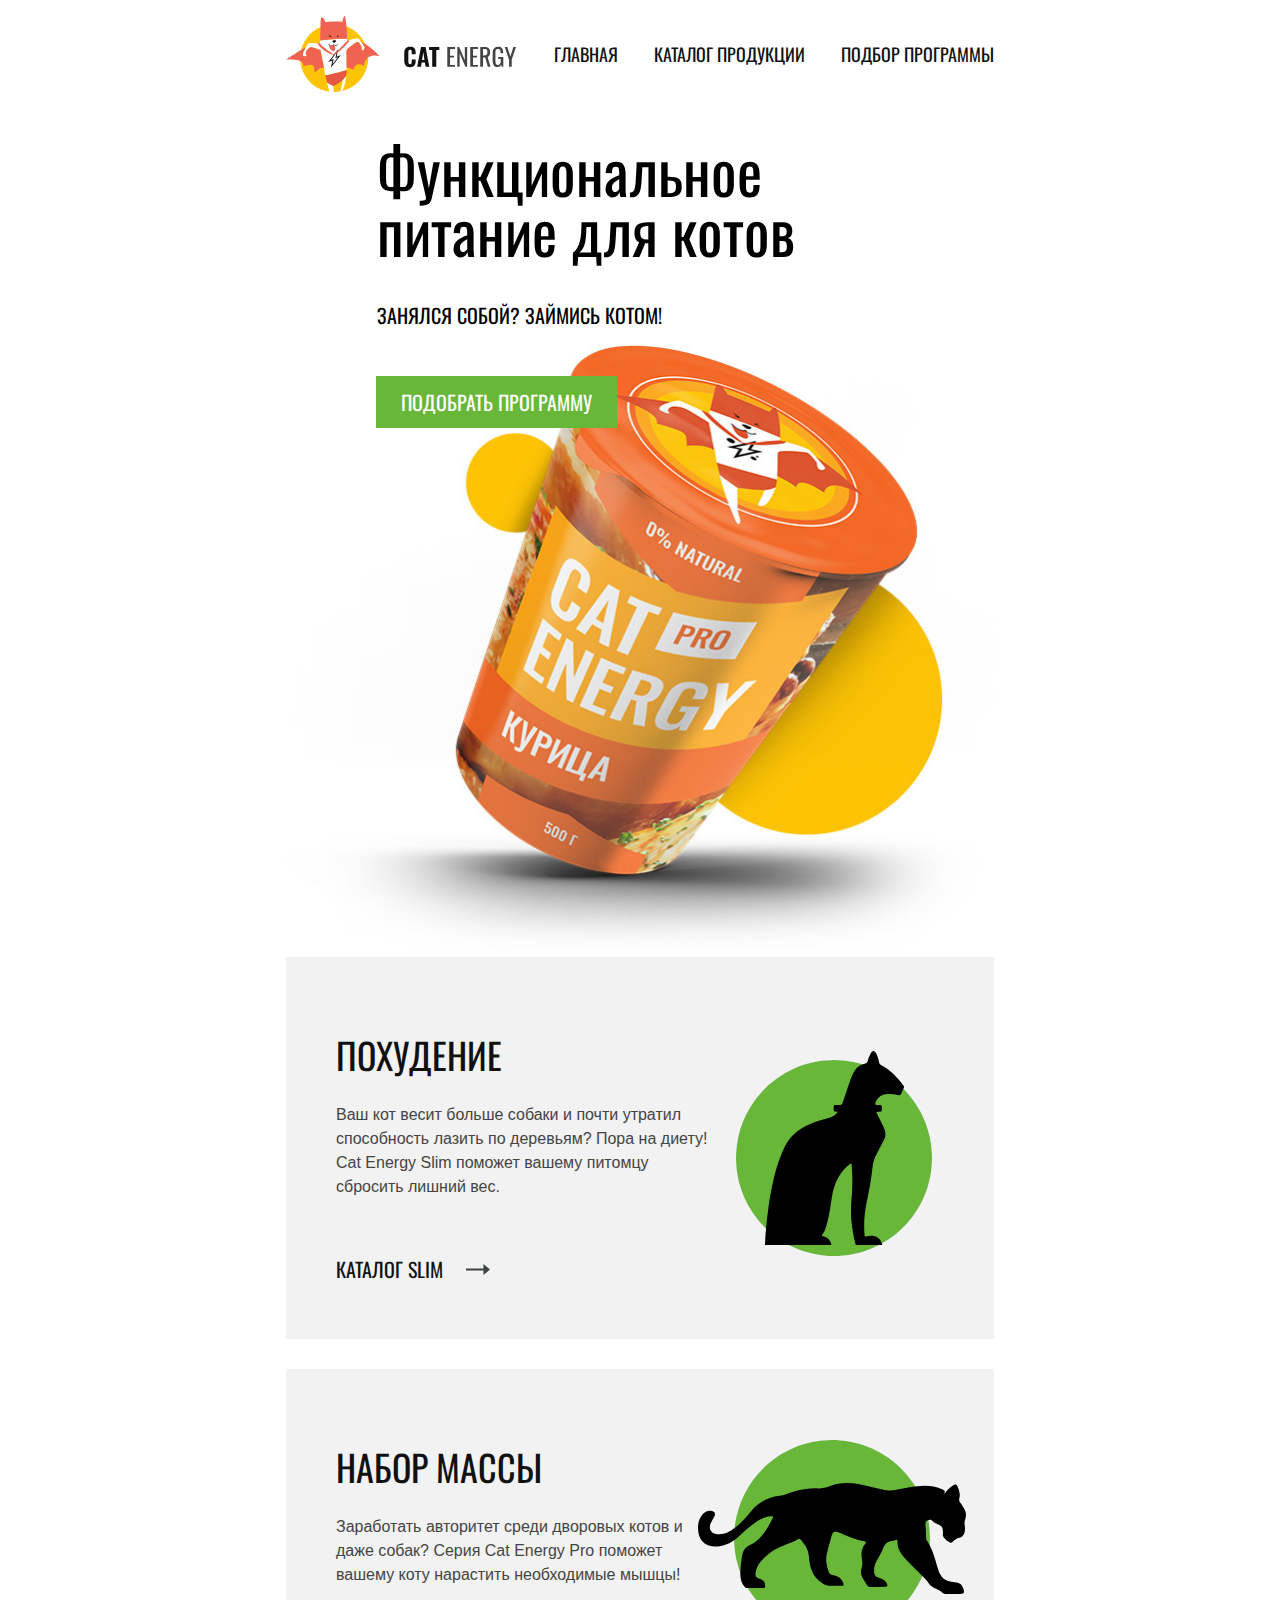
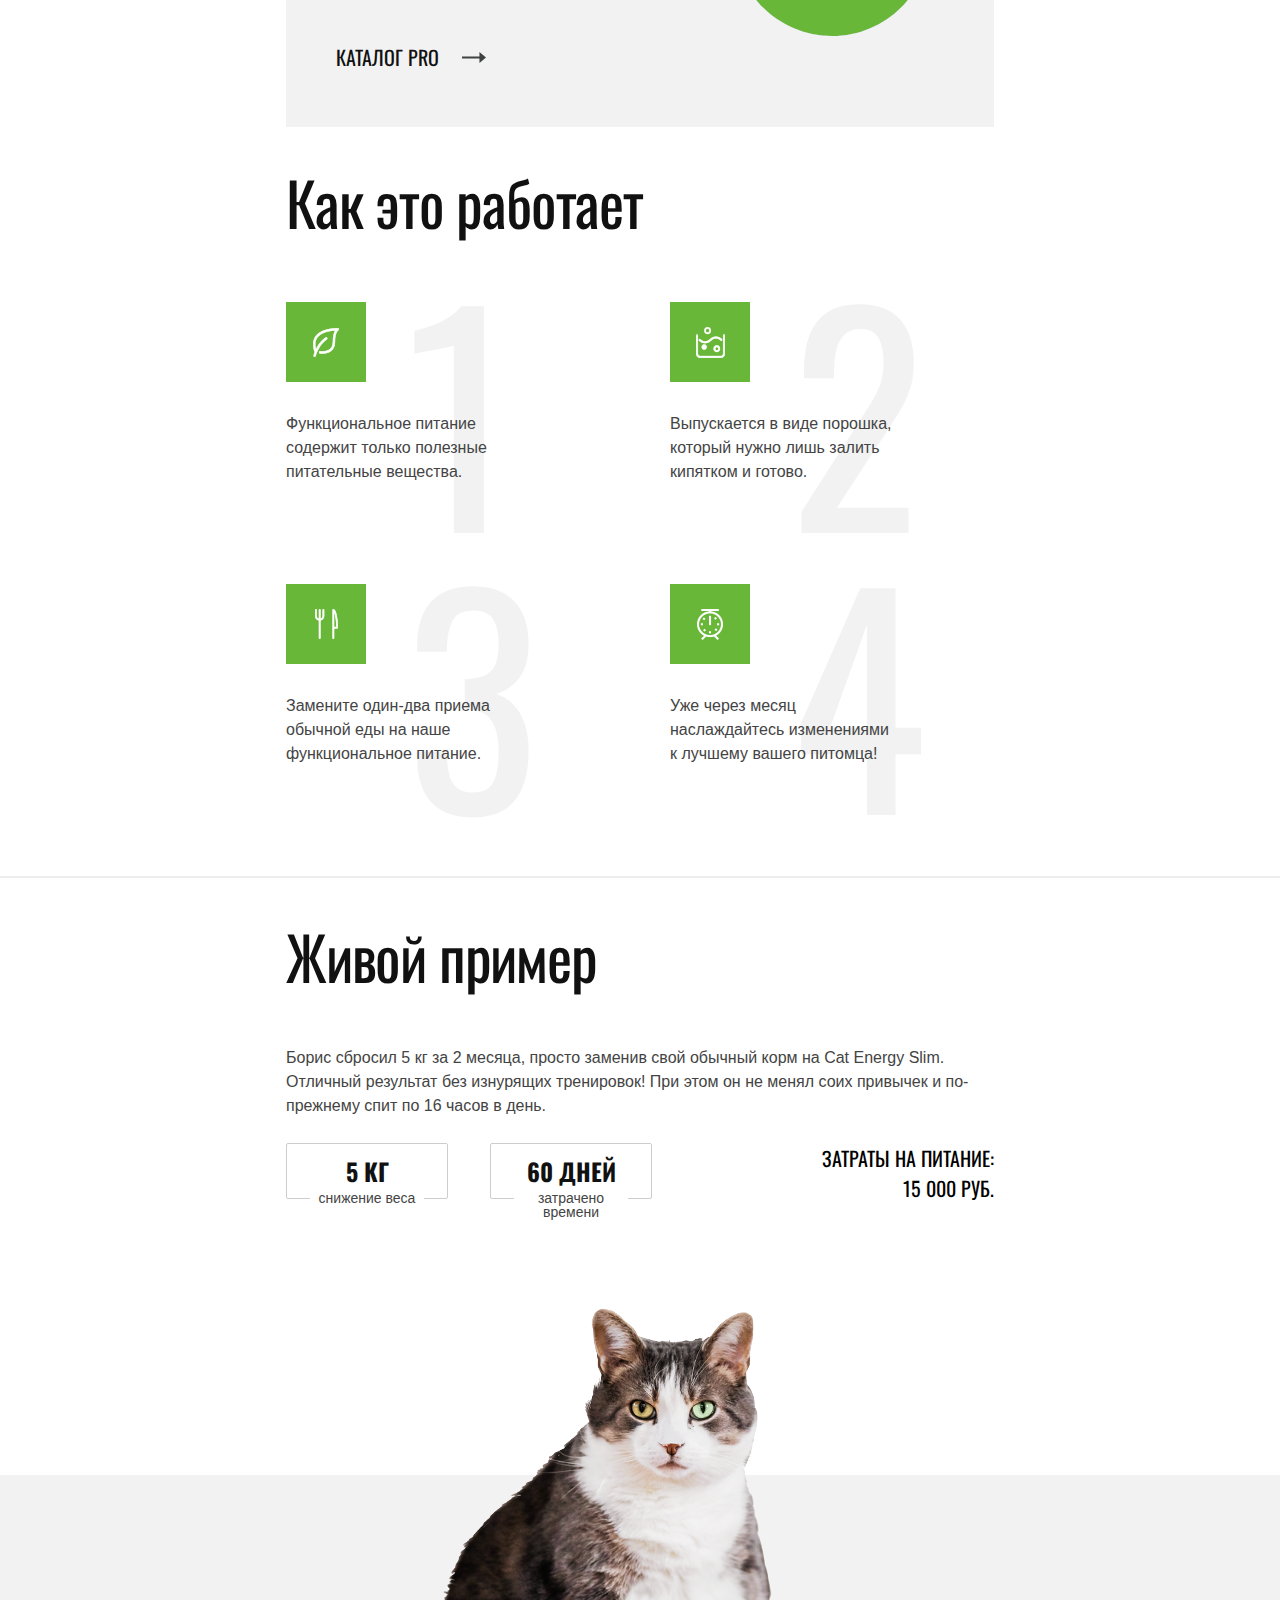
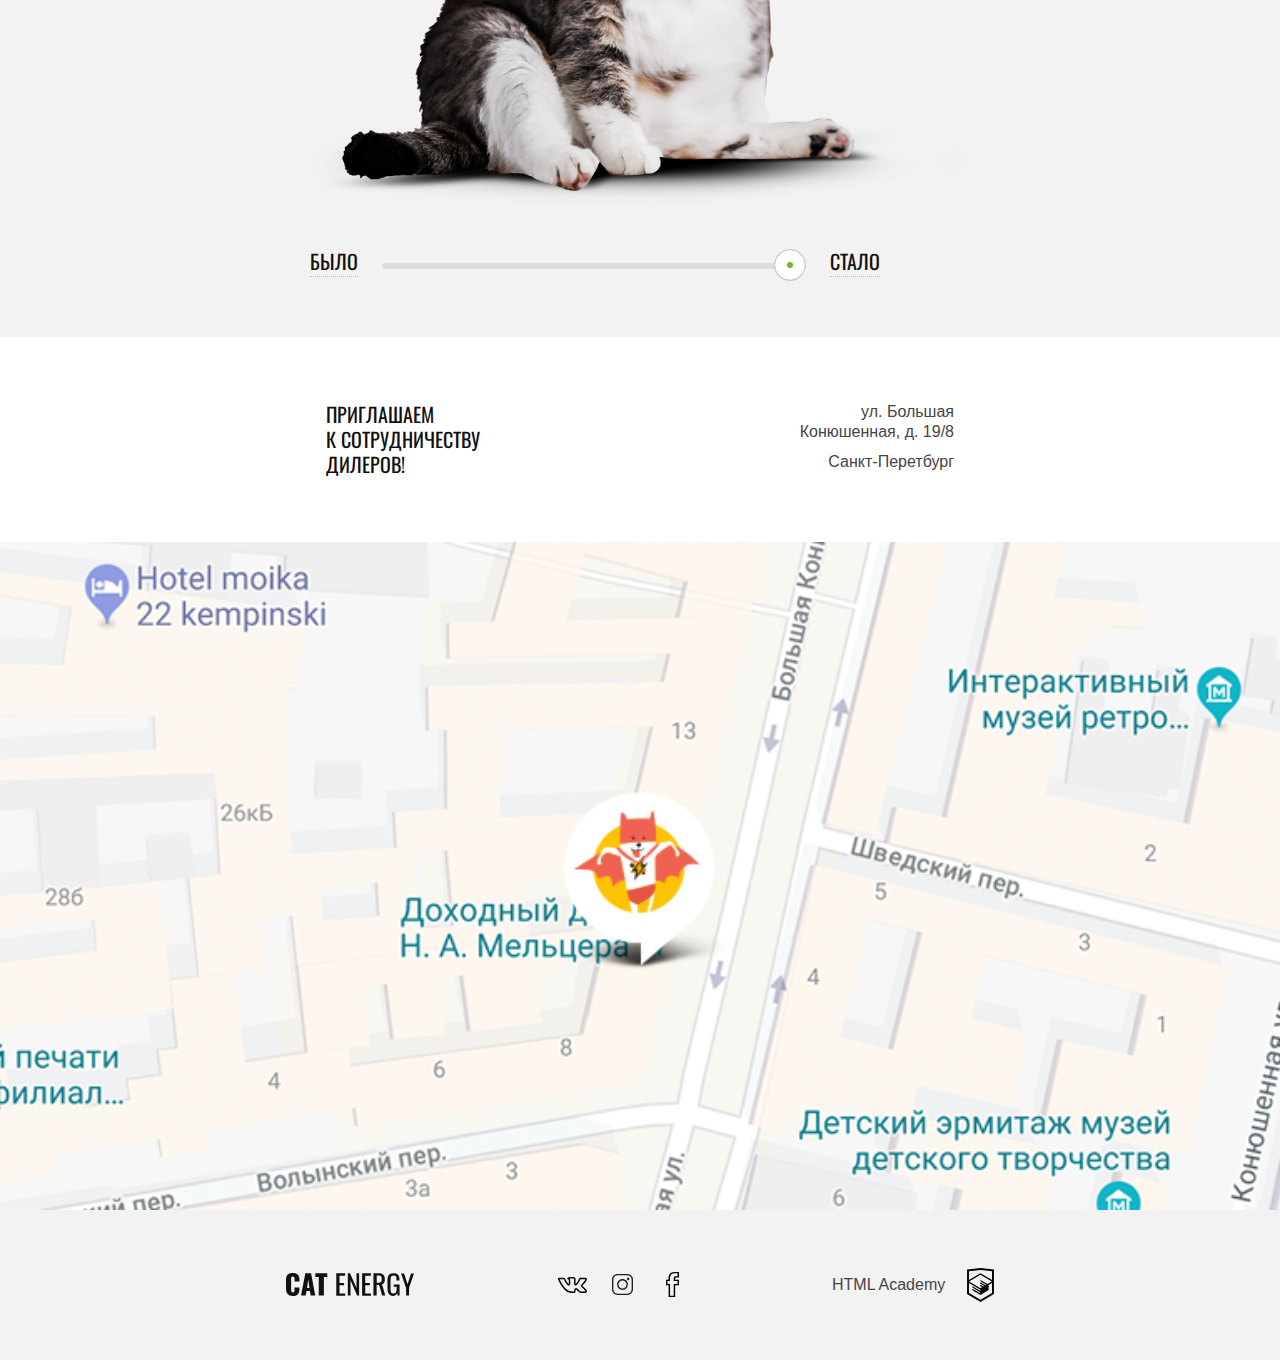
<file: index.html>
<!DOCTYPE html>
<html lang="en">

<head>
    <meta charset="UTF-8">
    <title>Cat Energy</title>
    <link rel="stylesheet" href="css/style.css">
</head>

<body class="index-page">
    <header class="page-header">
        <div class="container">
            <nav class="main-menu">
                <ul class="main-menu__list site-list">
                    <li class="site-list__item nav-logo"><a href="index.html" class="site-list__link"><span class="visually-hidden">Домашняя страница</span></a>
                        <button class="hamburger hamburger--spin" type="button">
                            <span class="hamburger-box">
    <span class="hamburger-inner"></span>
                            </span>
                        </button>
                        <hr class="hr hr--nav hr--mobile">
                    </li>
                    <li class="site-list__item site-list__drop site-list__drop--hidden"><a href="index.html" class="site-list__link">Главная</a>
                        <hr class="hr hr--nav hr--mobile">
                    </li>
                    <li class="site-list__item site-list__drop site-list__drop--hidden"><a href="catalog.html" class="site-list__link">Каталог продукции</a>
                        <hr class="hr hr--nav hr--mobile">
                    </li>
                    <li class="site-list__item site-list__drop site-list__drop--hidden"><a href="program-selection.html" class="site-list__link">Подбор программы</a>
                        <hr class="hr hr--nav hr--mobile">
                    </li>
                </ul>
            </nav>
        </div>
    </header>
    <main>
        <section class="first-screen">
            <div class="first-screen--bg">
                <div class="container">
                    <div class="first-screen__wrapper ">
                        <h2 class="first-screen__heading">Функциональное питание для котов</h2>
                        <span class="first-screen__description">Занялся собой? Займись котом!</span>
                    </div>
                </div>
            </div>
            <div class="first-screen__image-wrapper container">
                <picture class="first-screen__image">
                    <source media="(min-width: 1300px)" srcset="img/index-can-desktop.png">
                    <source media="(min-width: 768px)" srcset="img/index-can-tablet.jpg">
                    <img src="img/index-can-mobile.png"
                             srcset="img/index-can-desktop.png 2x"
                             alt="Наша продукция">
                </picture>
                    <a href="program-selection.html" class="button first-screen__button">Подобрать программу</a>
            </div>
        </section>
        <section class="category container">
            <article class="category__item">
                <h2 class="category__heading category__weight-loss">Похудение</h2>
                <p class="category__description">Ваш кот весит больше собаки и почти утратил способность лазить по деревьям? Пора на диету! Cat Energy Slim поможет вашему питомцу сбросить лишний вес.</p>
                <a href="catalog.html" class="category__link">Каталог Slim</a>
            </article>
            <article class="category__item">
                <h2 class="category__heading category__weight-gain">Набор массы</h2>
                <p class="category__description">Заработать авторитет среди дворовых котов и даже собак? Серия Cat Energy Pro поможет вашему коту нарастить необходимые мышцы!</p>
                <a href="catalog.html" class="category__link">Каталог Pro</a>
            </article>
        </section>
        <section class="advantages">
            <div class="container">
                <h2 class="heading advantages__heading">Как это работает</h2>
                <ul class="advantages__list">
                    <li class="advantages__item">
                        <p class="description description--normal advantages__description">Функциональное питание содержит только полезные питательные вещества.</p>
                    </li>
                    <li class="advantages__item">
                        <p class="description description--normal advantages__description">Выпускается в виде порошка, который нужно лишь залить кипятком и готово.</p>
                    </li>
                    <li class="advantages__item">
                        <p class="description description--normal advantages__description">Замените один-два приема обычной еды на наше функциональное питание.</p>
                    </li>
                    <li class="advantages__item">
                        <p class="description description--normal advantages__description">Уже через месяц наслаждайтесь изменениями к лучшему вашего питомца!</p>
                    </li>
                </ul>
            </div>
        </section>
        <section class="example">
            <div class="container">
                <hr class=" hr hr--tablet">
                <h2 class="example__heading heading">Живой пример</h2>
                <div class="example__container">
                    <div class="example__section">
                        <p class="description description--normal example__description">Борис сбросил 5 кг за 2 месяца, просто заменив свой обычный корм на Cat Energy Slim. Отличный результат без изнурящих тренировок! При этом он не менял соих привычек и по-прежнему спит по 16 часов в день.</p>
                        <div class="result">
                            <div class="result__wrapper">
                                <strong class="result__value">5 кг</strong><small class="result__description">снижение веса</small>
                            </div>
                            <div class="result__wrapper">
                                <strong class="result__value">60 дней</strong><small class="result__description">затрачено времени</small>
                            </div>
                            <span class="example__expenses">Затраты на питание: 15 000 руб.</span>
                        </div>
                    </div>
                    <div class="example__section example__cat">
                        <figure class="example__img"></figure>
                        <div class="before-after">
                            <span class="heading3 slider__label">Было</span>
                            <button class="toggle">
                                <span class="toggle__inner"></span>
                            </button>
                            <div class="slider-range__wrapper">
                                <input type="range" class="slider-range min=" 0" max="1" step="1">
                            </div>
                            <span class="heading3 slider__label">Стало</span>
                        </div>
                    </div>
                </div>
            </div>
        </section>
        <section class="contacts">
            <div class="container contacts__container">
                <div class="contacts__wrapper">
                    <h3 class="heading3 contacts__heading">Приглашаем<br>к сотрудничеству<br>дилеров!</h3>
                    <p class="description description--normal description--normal contacts__info">ул. Большая<br>Конюшенная, д. 19/8<br><span class="contacts__city">Санкт-Перетбург</span>
                </div>
            </div>
            <picture>
                <source media="(min-width:1300px)" srcset="img/map-desktop.png">
                <source media="(min-width:768px)" srcset="img/map-tablet.png">
                <img class="contacts-map" src="img/map-mobile.png" alt="Карта проезда">
            </picture>
        </section>
    </main>
    <footer class="page-footer">
        <div class="container page-footer__wrapper">
            <a href="index.html" class="site-logo page-footer__site-logo"><img src="img/footer-logo.svg" width="128" height="24" alt="cat energy logo"></a>
            <ul class="social-links">
                <li class="social-linls__item"><a href="vk.com" class="social-link social-links__social-link social-links__link--vk"></a></li>
                <li class="social-linls__item"><a href="instagram.com" class="social-link social-links__social-link social-links__link--instagram"></a></li>
                <li class="social-linls__item"><a href="facebook.com" class="social-link social-links__social-link social-links__link--fb"></a></li>
            </ul>
            <p class="copyright page-footer__copyright">HTML Academy</p>
        </div>
    </footer>
    <script src="js/hamburger.js"></script>
    <script src="js/sliderToggle.js"></script>
    <script src="js/sliderRange.js"></script>
</body>

</html>
</file>
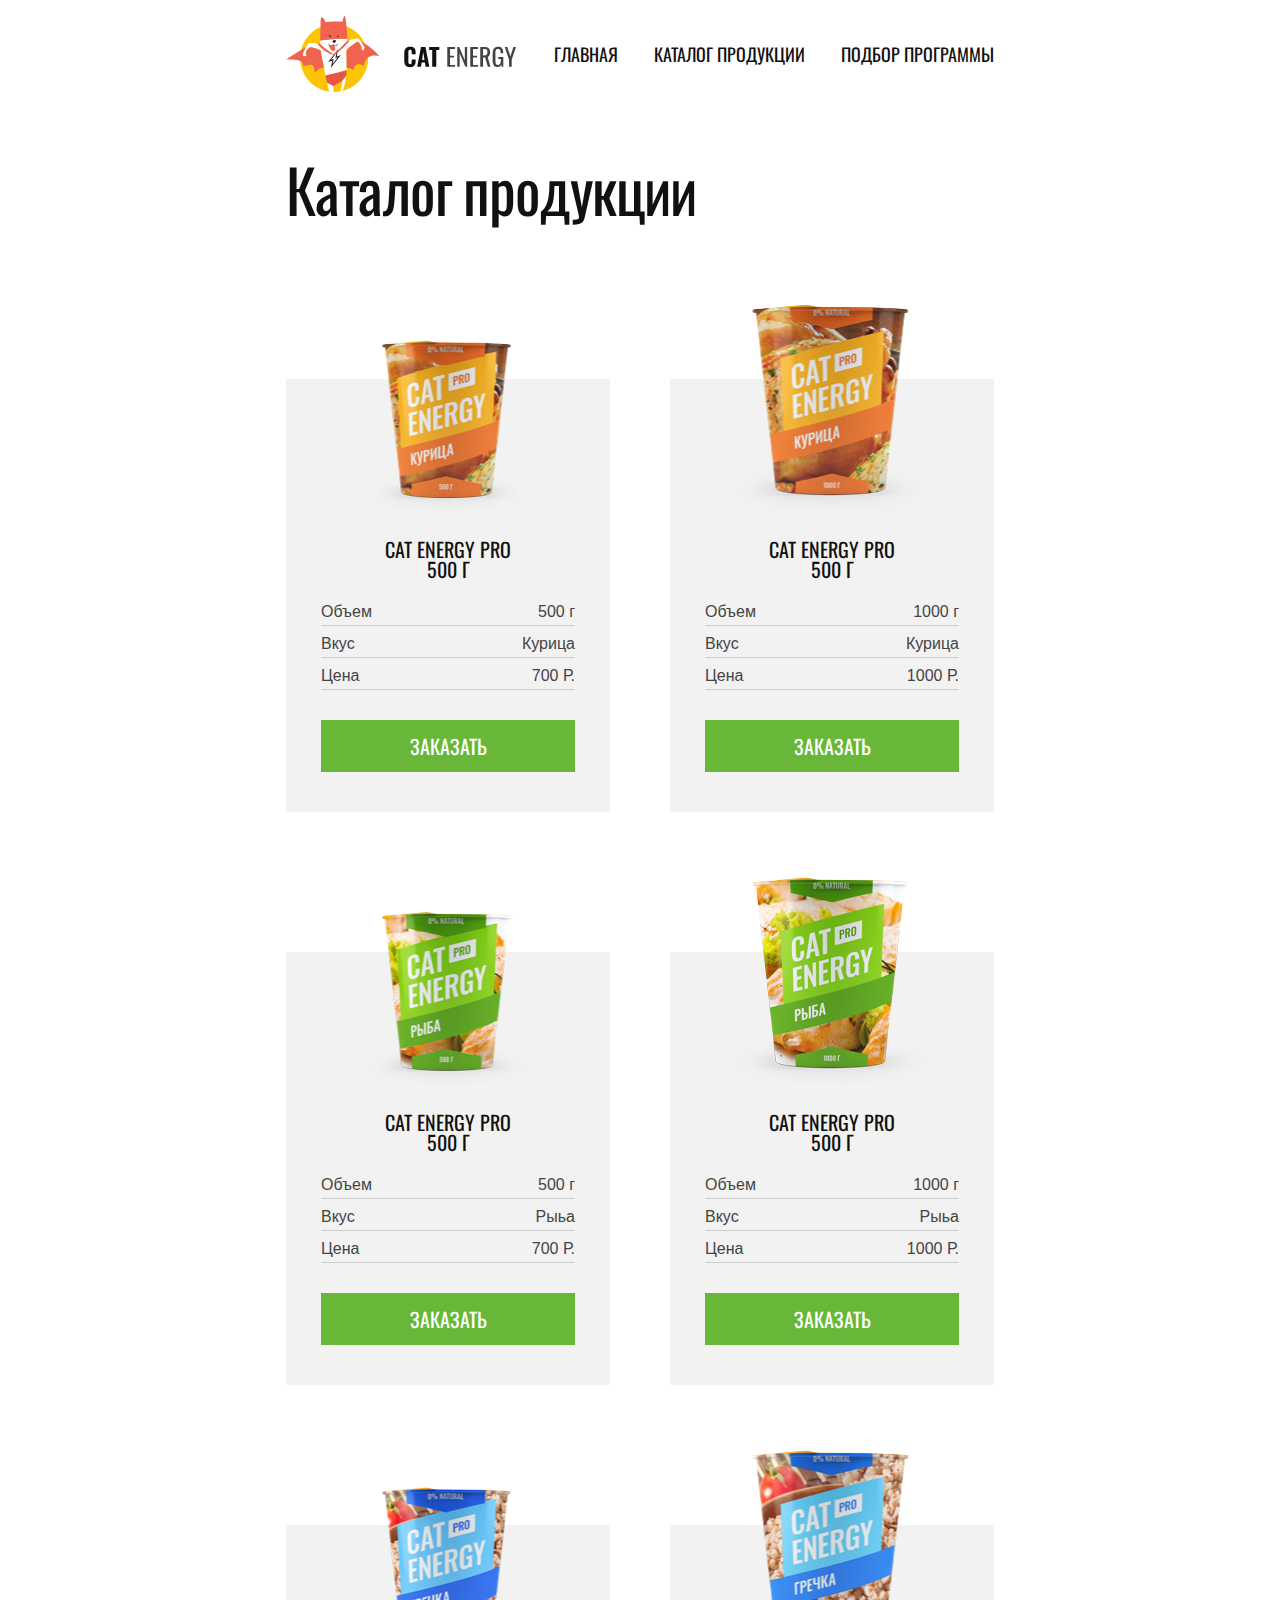
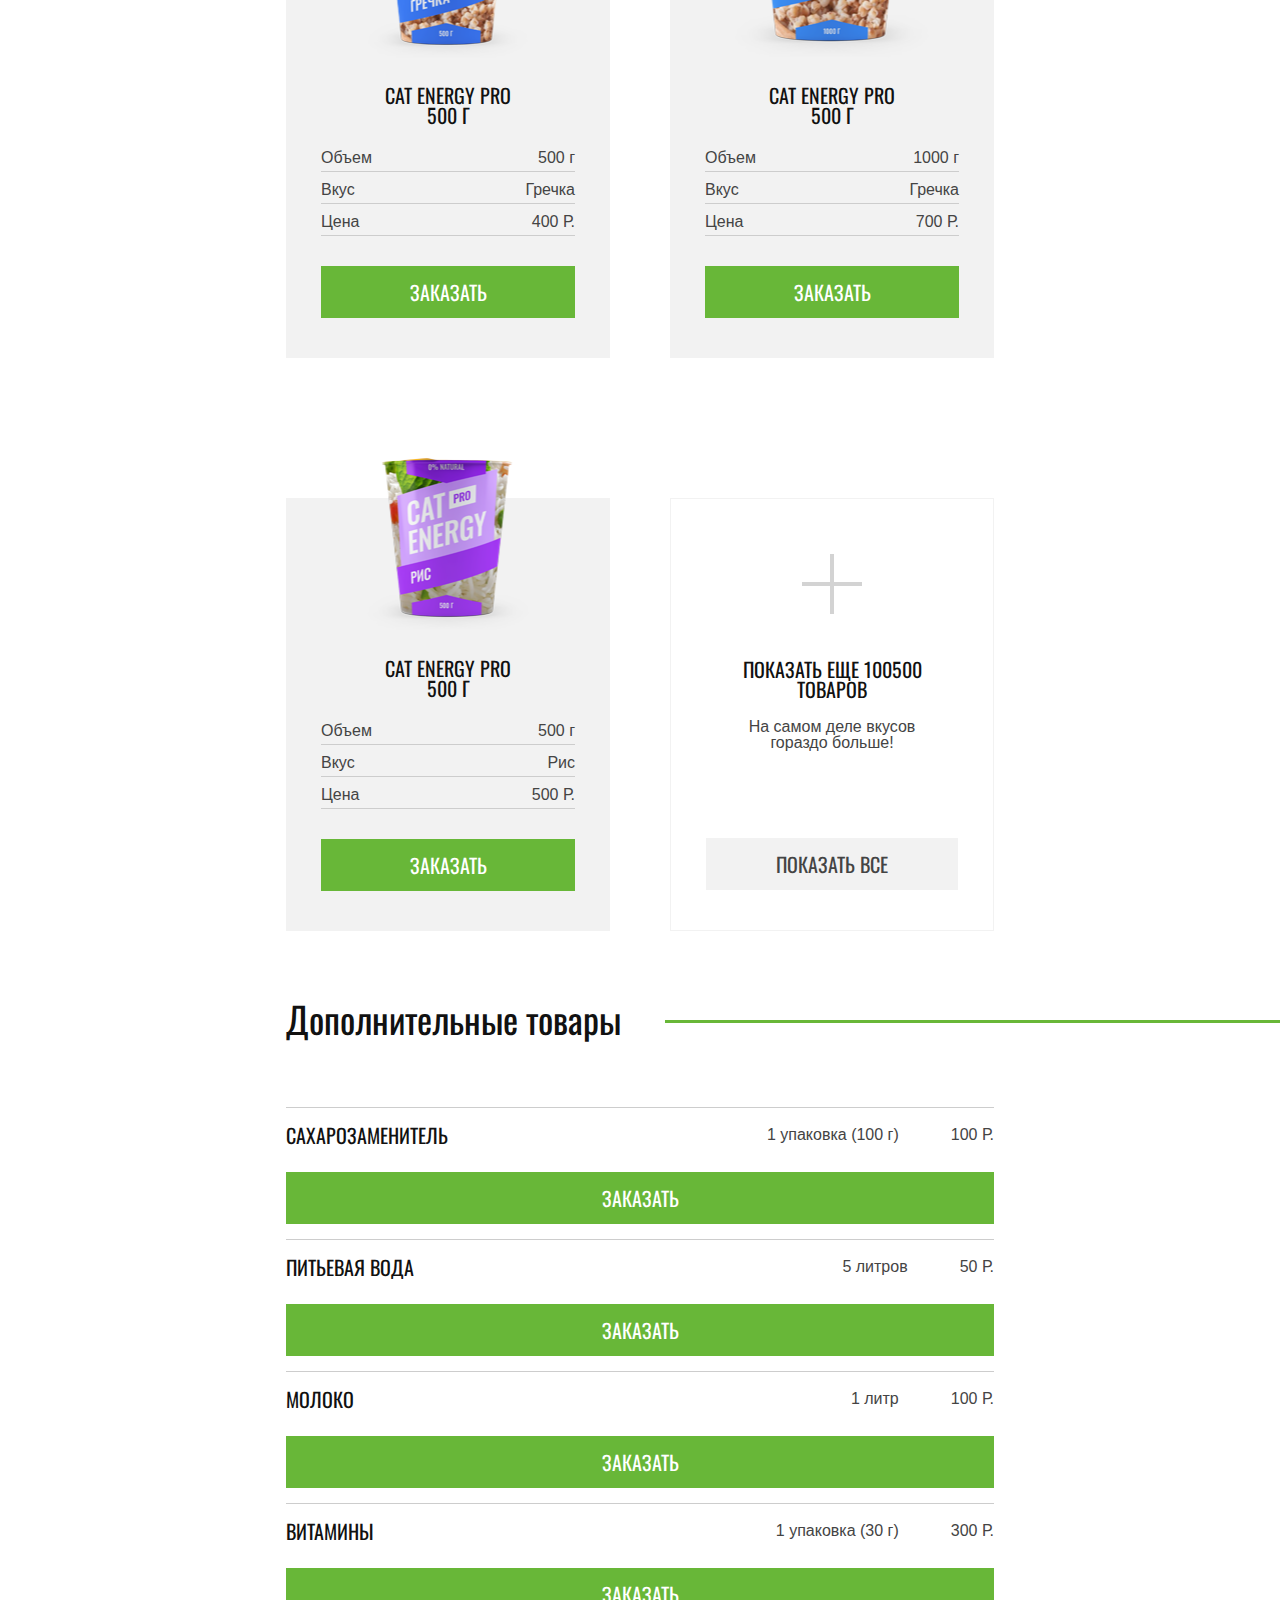
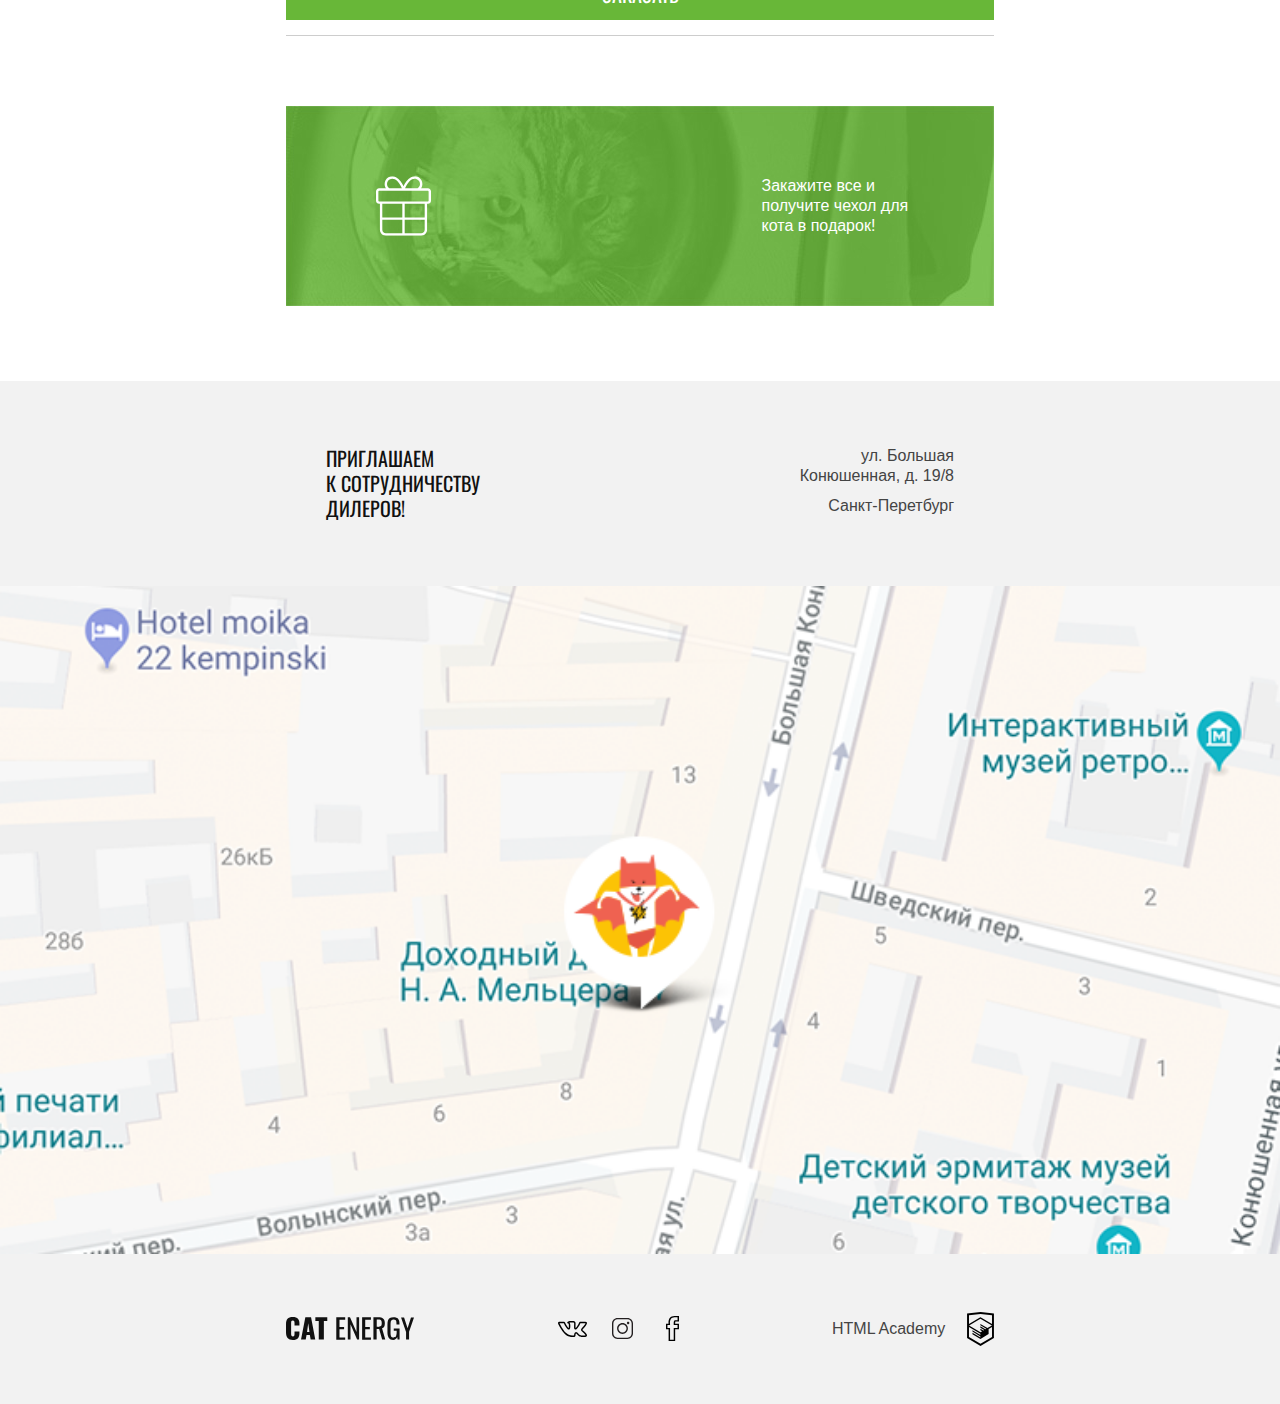
<file: catalog.html>
<!DOCTYPE html>
<html lang="en">

<head>
    <meta charset="UTF-8">
    <title>Каталог</title>
    <link rel="stylesheet" href="css/style.css">
</head>

<body class="catalog-page">
    <header class="page-header">
        <div class="container">
            <nav class="main-menu">
                <ul class="main-menu__list site-list">
                    <li class="site-list__item nav-logo"><a href="index.html" class="site-list__link"><span class="visually-hidden">Домашняя страница</span></a>
                        <button class="hamburger hamburger--spin" type="button">
                            <span class="hamburger-box">
    <span class="hamburger-inner"></span>
                            </span>
                        </button>
                        <hr class="hr hr--nav hr--mobile">
                    </li>
                    <li class="site-list__item site-list__drop site-list__drop--hidden"><a href="index.html" class="site-list__link">Главная</a>
                        <hr class="hr hr--nav hr--mobile">
                    </li>
                    <li class="site-list__item site-list__drop site-list__drop--hidden"><a href="catalog.html" class="site-list__link">Каталог продукции</a>
                        <hr class="hr hr--nav hr--mobile">
                    </li>
                    <li class="site-list__item site-list__drop site-list__drop--hidden"><a href="program-selection.html" class="site-list__link">Подбор программы</a>
                        <hr class="hr hr--mobile">
                    </li>
                </ul>
            </nav>
        </div>
    </header>
    <main>
        <section class="catalog">
            <div class="container">
                <h2 class="heading catalog__heading">Каталог продукции</h2>
                <hr class="hr hr--mobile">
                <ul class="catalog__list">
                    <li class="catalog__item">
                        <picture>
                            <source media="(min-width:768px)" srcset="img/catalog/catalog-1-tablet.png">
                            <img src="img/catalog/catalog-1-mobile.jpg" alt="фотография товара" class="catalog__img">
                        </picture>
                            <div class="product catalog__product">
                                <h3 class="product__name heading3">Cat Energy Pro 500 г</h3>
                                <p class="product__amount description description--little">Объем
                                    <span class="product__value description description--little">500 г</span>
                                </p>
                                <p class="product__taste description description--little">Вкус
                                    <span class="product__value description description--little">Курица</span>
                                </p>
                                <p class="product__price description description--little">Цена
                                    <span class="product__value description description--little">700 Р.</span>
                                </p>
                            </div>
                            <button class="button catalog__button">Заказать</button>
                            <hr class="hr hr--mobile">
                    </li>
                    <li class="catalog__item">
                        <picture>
                            <source media="(min-width:768px)" srcset="img/catalog/catalog-2-tablet.png">
                            <img src="img/catalog/catalog-2-mobile.jpg" alt="фотография товара" class="catalog__img">
                        </picture>
                        <div class="product catalog__product">
                            <h3 class="product__name heading3">Cat Energy Pro 500 г</h3>
                            <p class="product__amount description description--little">Объем
                                <span class="product__value description description--little">1000 г</span>
                            </p>
                            <p class="product__taste description description--little">Вкус
                                <span class="product__value description description--little">Курица</span>
                            </p>
                            <p class="product__price description description--little">Цена
                                <span class="product__value description description--little">1000 Р.</span>
                            </p>
                        </div>
                        <button class="button catalog__button">Заказать</button>
                        <hr class="hr hr--mobile">
                    </li>
                    <li class="catalog__item">
                        <picture>
                            <source media="(min-width:768px)" srcset="img/catalog/catalog-3-tablet.png">
                            <img src="img/catalog/catalog-3-mobile.jpg" alt="фотография товара" class="catalog__img">
                        </picture>
                        <div class="product catalog__product">
                            <h3 class="product__name heading3">Cat Energy Pro 500 г</h3>
                            <p class="product__amount description description--little">Объем
                                <span class="product__value description description--little">500 г</span>
                            </p>
                            <p class="product__taste description description--little">Вкус
                                <span class="product__value description description--little">Рыьа</span>
                            </p>
                            <p class="product__price description description--little">Цена
                                <span class="product__value description description--little">700 Р.</span>
                            </p>
                        </div>
                        <button class="button catalog__button">Заказать</button>
                        <hr class="hr hr--mobile">
                    </li>
                    <li class="catalog__item">
                        <picture>
                            <source media="(min-width:768px)" srcset="img/catalog/catalog-4-tablet.png">
                            <img src="img/catalog/catalog-4-mobile.jpg" alt="фотография товара" class="catalog__img">
                        </picture>
                        <div class="product catalog__product">
                            <h3 class="product__name heading3">Cat Energy Pro 500 г</h3>
                            <p class="product__amount description description--little">Объем
                                <span class="product__value description description--little">1000 г</span>
                            </p>
                            <p class="product__taste description description--little">Вкус
                                <span class="product__value description description--little">Рыьа</span>
                            </p>
                            <p class="product__price description description--little">Цена
                                <span class="product__value description description--little">1000 Р.</span>
                            </p>
                        </div>
                        <button class="button catalog__button">Заказать</button>
                        <hr class="hr hr--mobile">
                    </li>
                    <li class="catalog__item">
                        <picture>
                            <source media="(min-width:768px)" srcset="img/catalog/catalog-5-tablet.png">
                            <img src="img/catalog/catalog-5-mobile.jpg" alt="фотография товара" class="catalog__img">
                        </picture>
                        <div class="product catalog__product">
                            <h3 class="product__name heading3">Cat Energy Pro 500 г</h3>
                            <p class="product__amount description description--little">Объем
                                <span class="product__value description description--little">500 г</span>
                            </p>
                            <p class="product__taste description description--little">Вкус
                                <span class="product__value description description--little">Гречка</span>
                            </p>
                            <p class="product__price description description--little">Цена
                                <span class="product__value description description--little">400 Р.</span>
                            </p>
                        </div>
                        <button class="button catalog__button">Заказать</button>
                        <hr class="hr hr--mobile">
                    </li>
                    <li class="catalog__item">
                        <picture>
                            <source media="(min-width:768px)" srcset="img/catalog/catalog-6-tablet.png">
                            <img src="img/catalog/catalog-6-mobile.jpg" alt="фотография товара" class="catalog__img">
                        </picture>
                        <div class="product catalog__product">
                            <h3 class="product__name heading3">Cat Energy Pro 500 г</h3>
                            <p class="product__amount description description--little">Объем
                                <span class="product__value description description--little">1000 г</span>
                            </p>
                            <p class="product__taste description description--little">Вкус
                                <span class="product__value description description--little">Гречка</span>
                            </p>
                            <p class="product__price description description--little">Цена
                                <span class="product__value description description--little">700 Р.</span>
                            </p>
                        </div>
                        <button class="button catalog__button">Заказать</button>
                        <hr class="hr hr--mobile">
                    </li>
                    <li class="catalog__item">
                        <picture>
                            <source media="(min-width:768px)" srcset="img/catalog/catalog-7-tablet.png">
                            <img src="img/catalog/catalog-7-mobile.jpg" alt="фотография товара" class="catalog__img">
                        </picture>
                        <div class="product catalog__product">
                            <h3 class="product__name heading3">Cat Energy Pro 500 г</h3>
                            <p class="product__amount description description--little">Объем
                                <span class="product__value description description--little">500 г</span>
                            </p>
                            <p class="product__taste description description--little">Вкус
                                <span class="product__value description description--little">Рис</span>
                            </p>
                            <p class="product__price description description--little">Цена
                                <span class="product__value description description--little">500 Р.</span>
                            </p>
                        </div>
                        <button class="button catalog__button">Заказать</button>
                        <hr class="hr hr--mobile">
                    </li>
                    <li class="catalog__item show-more">
                        <img src="img/catalog/plus-mobile.svg" alt="plus" class="catalog__plus">
                        <div class="show-more__wrapper">
                            <h3 class="show-more__title heading3">Показать еще 100500 товаров</h3>
                            <p class="description description--little show-more__description">
                                На самом деле вкусов гораздо больше!
                            </p>
                        </div>
                        <button class="button button--grey catalog__button">Показать все</button>
                        <hr class="hr hr--mobile">
                    </li>
                </ul>
            </div>
        </section>
        <section class="extra">
            <div class="container extra__wrapper">
                <h2 class="caption extra__caption">Дополнительные товары</h2>
                <ul class="extra__list">
                    <li class="extra__item">
                        <h3 class="heading3 extra__name">Сахарозаменитель</h3>
                        <span class="description description--normal extra__amount">1 упаковка (100 г)</span><span class="description description--normal extra__value">100 Р.</span>
                        <button class="button extra__button">Заказать</button>
                    </li>
                    <li class="extra__item">
                        <h3 class="heading3 extra__name">Питьевая вода</h3>
                        <span class="description description--normal extra__amount">5 литров</span><span class="description description--normal extra__value">50 Р.</span>
                        <button class="button extra__button">Заказать</button>
                    </li>
                    <li class="extra__item">
                        <h3 class="heading3 extra__name">Молоко</h3>
                        <span class="description description--normal extra__amount">1 литр</span><span class="description description--normal extra__value">100 Р.</span>
                        <button class="button extra__button">Заказать</button>
                    </li>
                    <li class="extra__item">
                        <h3 class="heading3 extra__name">Витамины</h3>
                        <span class="description description--normal extra__amount">1 упаковка (30 г)</span><span class="description description--normal extra__value">300 Р.</span>
                        <button class="button extra__button">Заказать</button>
                    </li>
                </ul>
                <div class="gift">
                    <p class="gift__description">Закажите все и получите чехол для кота в подарок!</p>
                </div>
            </div>
        </section>
        <section class="contacts">
            <div class="container contacts__container">
                <div class="contacts__wrapper">
                    <h3 class="heading3 contacts__heading">Приглашаем<br>к сотрудничеству<br>дилеров!</h3>
                    <p class="description description--normal description--normal contacts__info">ул. Большая<br>Конюшенная, д. 19/8<br><span class="contacts__city">Санкт-Перетбург</span>
                </div>
            </div>
            <picture>
                <source media="(min-width:1300px)" srcset="img/map-desktop.png">
                <source media="(min-width:768px)" srcset="img/map-tablet.png">
                <img class="contacts-map" src="img/map-mobile.png" alt="Карта проезда">
            </picture>
        </section>
    </main>
    <footer class="page-footer">
        <div class="container page-footer__wrapper">
            <a href="index.html" class="site-logo page-footer__site-logo"><img src="img/footer-logo.svg" width="128" height="24" alt="cat energy logo"></a>
            <ul class="social-links">
                <li class="social-linls__item"><a href="vk.com" class="social-link social-links__social-link social-links__link--vk"></a></li>
                <li class="social-linls__item"><a href="instagram.com" class="social-link social-links__social-link social-links__link--instagram"></a></li>
                <li class="social-linls__item"><a href="facebook.com" class="social-link social-links__social-link social-links__link--fb"></a></li>
            </ul>
            <p class="copyright page-footer__copyright">HTML Academy</p>
        </div>
    </footer>
    <script src="js/hamburger.js"></script>
</body>

</html>
</file>
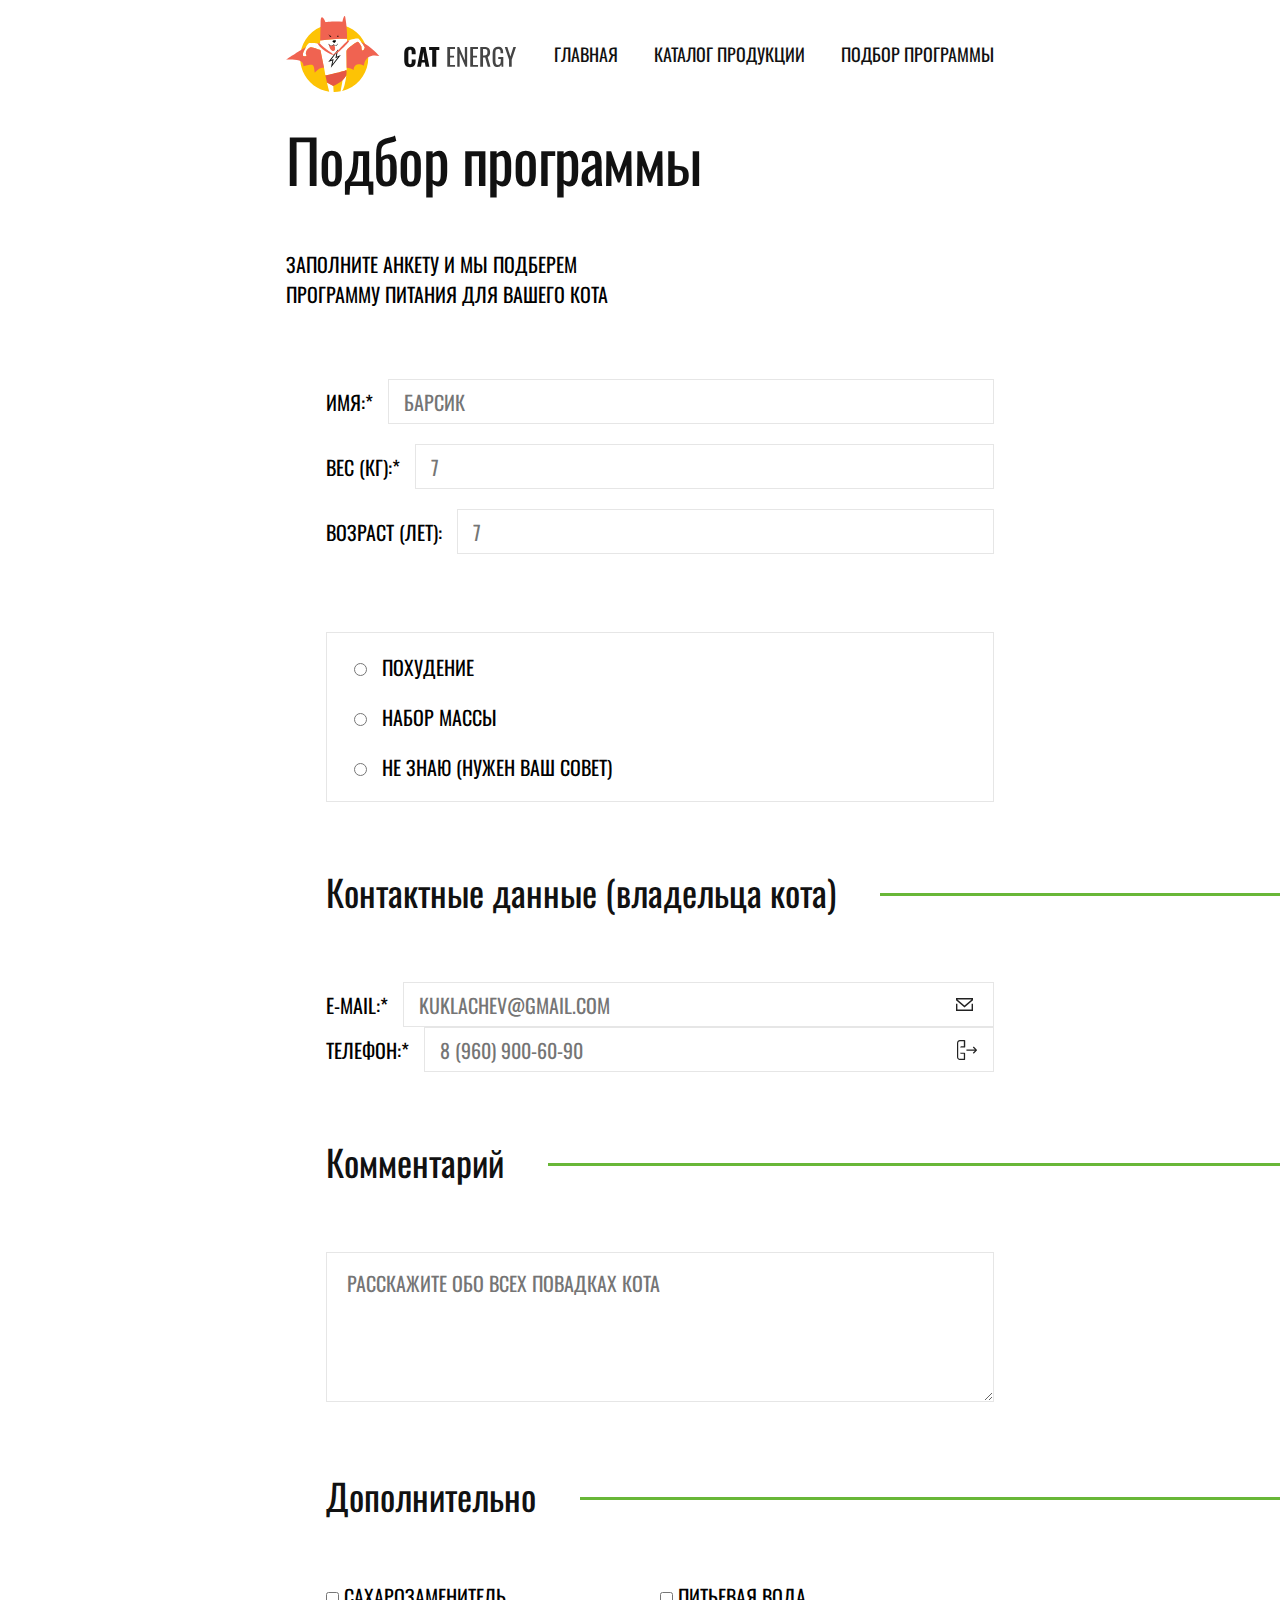
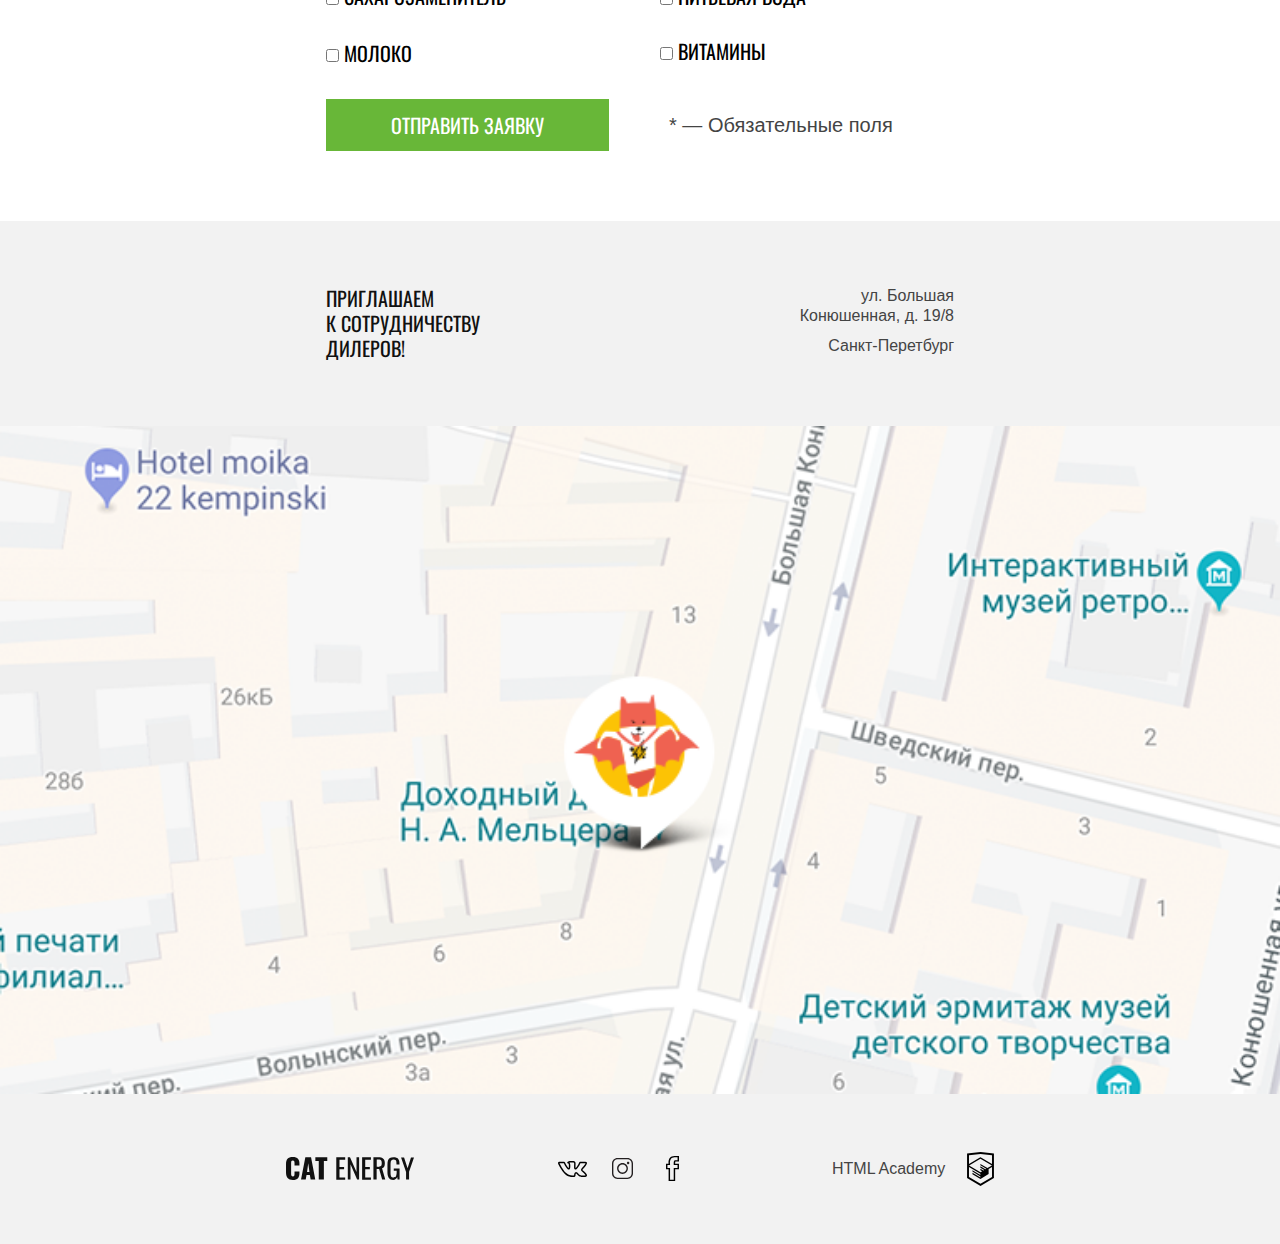
<file: program-selection.html>
<!DOCTYPE html>
<html lang="en">

<head>
    <meta charset="UTF-8">
    <title>Подбор программы</title>
    <link rel="stylesheet" href="css/style.css">
</head>

<body class="program-selection">
    <header class="page-header">
        <div class="container">
            <nav class="main-menu">
                <ul class="main-menu__list site-list">
                    <li class="site-list__item nav-logo"><a href="index.html" class="site-list__link"><span class="visually-hidden">Домашняя страница</span></a>
                        <button class="hamburger hamburger--spin" type="button">
                            <span class="hamburger-box">
    <span class="hamburger-inner"></span>
                            </span>
                        </button>
                        <hr class="hr hr--nav hr--mobile">
                    </li>
                    <li class="site-list__item site-list__drop site-list__drop--hidden"><a href="index.html" class="site-list__link">Главная</a>
                        <hr class="hr hr--nav hr--mobile">
                    </li>
                    <li class="site-list__item site-list__drop site-list__drop--hidden"><a href="catalog.html" class="site-list__link">Каталог продукции</a>
                        <hr class="hr hr--nav hr--mobile">
                    </li>
                    <li class="site-list__item site-list__drop site-list__drop--hidden"><a href="program-selection.html" class="site-list__link">Подбор программы</a>
                        <hr class="hr hr--nav hr--mobile">
                    </li>
                </ul>
            </nav>
        </div>
    </header>
    <main>
        <div class="container">
            <h1 class="heading program-form__heading">Подбор программы</h1>
            <p class="label program-form__description">Заполните анкету и мы подберем программу питания для вашего кота</p>
            <form action="#" class="program-form" method="post">
                <fieldset class="cat-param program-form__fieldset">
                    <p class="program-form__field program-form__field--text cat-param__field">
                        <label for="cat-name" class="label">Имя:*</label>
                        <input type="text" id="cat-name" class="input-text program-form__input" placeholder="Барсик" required>
                    </p>
                    <p class="program-form__field program-form__field--text cat-param__field">
                        <label for="cat-weight" class="label">Вес (кг):*</label>
                        <input type="text" id="cat-weight" class="input-text program-form__input" size="15" placeholder="7" required>
                    </p>
                    <p class="program-form__field program-form__field--text cat-param__field">
                        <label for="cat-age" class="label">Возраст (лет):</label>
                        <input type="text" id="cat-age" class="input-text program-form__input" size="15" placeholder="7">
                    </p>
                </fieldset>
                <hr class="hr hr--mobile">
                <fieldset class="target program-form__fieldset">
                    <p class="program-form__field program-form__field--radio">
                        <label class="label">
                            <input type="radio" name="target" class="target__radio">Похудение
                        </label>
                    </p>
                    <p class="program-form__field program-form__field--radio">
                        <label class="label">
                            <input type="radio" name="target" class="target__radio">Набор массы
                        </label>
                    </p>
                    <p class="program-form__field program-form__field--radio">
                        <label class="label">
                            <input type="radio" name="target" class="target__radio">Не знаю (нужен ваш совет)
                        </label>
                    </p>
                </fieldset>
                <hr class="hr hr--mobile">
                <fieldset class="cat-owner program-form__fieldset">
                    <h2 class="caption program-form__caption"><span>Контактные данные (владельца кота)</span></h2>
                    <p class="program-form__field program-form__field--text">
                        <label for="input-email" class="label">E-mail:*</label>
                        <input type="email" placeholder="Kuklachev@gmail.com" required id="input-email" class="input-text program-form__input mail-icon" size="15">
                    </p>
                    <p class="program-form__field">
                        <label for="input-tel" class="label">Телефон:*</label>
                        <input type="tel" placeholder="8 (960) 900-60-90" required id="tel" class="input-text program-form__input phone-icon" size="15">
                    </p>
                </fieldset>
                <fieldset class="comment program-form__fieldset">
                    <h2 class="caption program-form__caption">Комментарий</h2>
                    <textarea name="form-comment" class="input-text program-form__comment" placeholder="Расскажите обо всех повадках кота"></textarea>
                </fieldset>
                <fieldset class="program-form__fieldset additionally">
                    <h2 class="caption program-form__caption additionally__caption">Дополнительно</h2>
                    <p class="additionally__field">
                        <label class="label">
                            <input type="checkbox"> Сахарозаменитель
                        </label>
                    </p>
                    <p class="additionally__field">
                        <label class="label">
                            <input type="checkbox"> Питьевая вода
                        </label>
                    </p>
                    <p class="additionally__field">
                        <label class="label">
                            <input type="checkbox"> Молоко
                        </label>
                    </p>
                    <p class="additionally__field">
                        <label class="label">
                            <input type="checkbox"> Витамины
                        </label>
                    </p>
                    <button class="button program-form__send">Отправить заявку</button>
                    <span class="description program-form__footnote">* — Обязательные поля</span>
                </fieldset>
            </form>
        </div>
        <section class="contacts">
            <div class="container contacts__container">
                <div class="contacts__wrapper">
                    <h3 class="heading3 contacts__heading">Приглашаем<br>к сотрудничеству<br>дилеров!</h3>
                    <p class="description description--normal description--normal contacts__info">ул. Большая<br>Конюшенная, д. 19/8<br><span class="contacts__city">Санкт-Перетбург</span>
                </div>
            </div>
            <picture>
                <source media="(min-width:1300px)" srcset="img/map-desktop.png">
                <source media="(min-width:768px)" srcset="img/map-tablet.png">
                <img class="contacts-map" src="img/map-mobile.png" alt="Карта проезда">
            </picture>
        </section>
    </main>
    <footer class="page-footer">
        <div class="container page-footer__wrapper">
            <a href="index.html" class="site-logo page-footer__site-logo"><img src="img/footer-logo.svg" width="128" height="24" alt="cat energy logo"></a>
            <ul class="social-links">
                <li class="social-linls__item"><a href="vk.com" class="social-link social-links__social-link social-links__link--vk"></a></li>
                <li class="social-linls__item"><a href="instagram.com" class="social-link social-links__social-link social-links__link--instagram"></a></li>
                <li class="social-linls__item"><a href="facebook.com" class="social-link social-links__social-link social-links__link--fb"></a></li>
            </ul>
            <p class="copyright page-footer__copyright">HTML Academy</p>
        </div>
    </footer>
    <script src="js/hamburger.js"></script>
</body>

</html>
</file>
<file: css/style.css>
@import url("https://fonts.googleapis.com/css?family=Oswald");
*,
*:before,
*:after {
  margin: 0;
  padding: 0; }

body {
  margin: 0;
  padding: 0; }

ul {
  margin: 0;
  padding: 0;
  list-style: none; }

img {
  width: 100%;
  height: auto; }

.container {
  width: 280px;
  margin: 0 auto; }
  @media (min-width: 768px) {
    .container {
      box-sizing: border-box;
      width: 708px;
      margin: 0 auto; } }
  @media (min-width: 1300px) {
    .container {
      width: 1220px; } }

.visually-hidden {
  position: absolute !important;
  overflow: hidden;
  clip: rect(1px 1px 1px 1px);
  /* IE6, IE7 */
  clip: rect(1px, 1px, 1px, 1px);
  width: 1px !important;
  height: 1px !important;
  padding: 0 !important;
  border: 0 !important; }

.hr {
  position: absolute;
  left: 0;
  box-sizing: border-box;
  width: 100vw;
  border: 1px solid #ededed; }

.hr--nav {
  margin-left: calc((100vw - 280px)/-2); }

@media (min-width: 768px) {
  .hr--mobile {
    display: none; } }

@media (min-width: 1300px) {
  .hr--tablet {
    display: none; } }

.hamburger {
  font: inherit;
  position: absolute;
  top: 50%;
  right: 0;
  display: block;
  overflow: visible;
  width: 24px;
  height: 18px;
  margin-top: -9px;
  padding: 0;
  cursor: pointer;
  transition-timing-function: linear;
  transition-duration: .15s;
  transition-property: opacity, filter;
  text-transform: none;
  color: inherit;
  border: 0;
  background-color: transparent; }
  @media (min-width: 768px) {
    .hamburger {
      display: none; } }

.hamburger-box {
  width: 24px;
  height: 18px;
  display: inline-block;
  position: relative; }

.hamburger-inner {
  display: block;
  top: 50%;
  margin-top: -1px; }

.hamburger-inner,
.hamburger-inner::before,
.hamburger-inner::after {
  width: 24px;
  height: 2px;
  background-color: #000;
  position: absolute;
  transition-property: transform;
  transition-duration: 0.15s;
  transition-timing-function: ease; }

.hamburger-inner::before,
.hamburger-inner::after {
  content: "";
  display: block; }

.hamburger-inner::before {
  top: -8px; }

.hamburger-inner::after {
  bottom: -8px; }

.hamburger:hover {
  opacity: 0.7; }

.hamburger--spin .hamburger-inner {
  transition-duration: 0.22s;
  transition-timing-function: cubic-bezier(0.55, 0.055, 0.675, 0.19); }

.hamburger--spin .hamburger-inner::before {
  transition: top 0.1s 0.25s ease-in, opacity 0.1s ease-in; }

.hamburger--spin .hamburger-inner::after {
  transition: bottom 0.1s 0.25s ease-in, transform 0.22s cubic-bezier(0.55, 0.055, 0.675, 0.19); }

.hamburger--spin.is-active .hamburger-inner {
  transform: rotate(225deg);
  transition-delay: 0.12s;
  transition-timing-function: cubic-bezier(0.215, 0.61, 0.355, 1); }

.hamburger--spin.is-active .hamburger-inner::before {
  top: 0;
  opacity: 0;
  transition: top 0.1s ease-out, opacity 0.1s 0.12s ease-out; }

.hamburger--spin.is-active .hamburger-inner::after {
  bottom: 0;
  transform: rotate(-90deg);
  transition: bottom 0.1s ease-out, transform 0.22s 0.12s cubic-bezier(0.215, 0.61, 0.355, 1); }

.button {
  font-family: 'Oswald', Arial, sans-serif;
  font-size: 14px;
  line-height: 18px;
  display: block;
  padding-top: 11px;
  padding-bottom: 11px;
  text-align: center;
  text-decoration: none;
  text-transform: uppercase;
  color: #fff;
  border: none;
  background-color: #68b738; }
  .button--grey {
    color: #444;
    background-color: #f2f2f2; }
  @media (min-width: 768px) {
    .button {
      font-size: 20px;
      line-height: 20px;
      padding-top: 16px;
      padding-bottom: 16px; } }

.caption {
  font-family: 'Oswald', Arial, sans-serif;
  font-size: 24px;
  font-weight: normal;
  line-height: 24px;
  display: flex;
  color: #111;
  justify-content: flex-start;
  align-items: center;
  flex-wrap: wrap; }
  @media (min-width: 768px) {
    .caption {
      font-size: 36px;
      line-height: 36px; } }

.caption span {
  width: 190px; }
  @media (min-width: 768px) {
    .caption span {
      width: auto; } }

.caption::after {
  width: 30px;
  height: 3px;
  margin-top: 5px;
  margin-right: calc((100vw - 280px)/-2);
  margin-left: 22px;
  content: '';
  background-color: #68b738;
  flex-grow: 1;
  flex-shrink: 0; }
  @media (min-width: 768px) {
    .caption::after {
      margin-right: calc((100vw - 708px)/-2);
      margin-left: 44px; } }
  @media (min-width: 1300px) {
    .caption::after {
      margin-right: calc((100vw - 1240px)/-2);
      margin-left: 44px; } }

.heading {
  font-family: 'Oswald', Arial, sans-serif;
  font-size: 36px;
  font-weight: normal;
  line-height: 60px;
  letter-spacing: -.02em;
  color: #111; }
  @media (min-width: 768px) {
    .heading {
      font-size: 60px; } }

.heading3 {
  font-family: 'Oswald', Arial, sans-serif;
  font-size: 16px;
  font-weight: normal;
  line-height: 20px;
  text-transform: uppercase;
  color: #111; }
  @media (min-width: 768px) {
    .heading3 {
      font-size: 20px; } }

.description {
  font-family: Arial, 'Helvetica Neue', Helvetica, sans-serif;
  color: #444; }

.description--normal {
  font-size: 14px;
  line-height: 18px; }
  @media (min-width: 768px) {
    .description--normal {
      font-size: 16px;
      line-height: 24px; } }

.description--little {
  font-size: 12px;
  line-height: 16px; }
  @media (min-width: 768px) {
    .description--little {
      font-size: 16px; } }

.description--oswald {
  font-family: 'Oswald', Arial, sans-serif; }

.label {
  font-family: 'Oswald', Arial, sans-serif;
  font-size: 16px;
  line-height: 18px;
  text-transform: uppercase; }
  @media (min-width: 768px) {
    .label {
      font-size: 20px;
      line-height: 20px; } }

@media (min-width: 1300px) {
  .index-page .page-header {
    position: relative; }
  .index-page .page-header::after {
    position: absolute;
    z-index: -1;
    top: 0;
    right: 0;
    left: 50%;
    height: 696px;
    content: '';
    background-image: url(../img/index-background-desktop.png);
    background-repeat: no-repeat;
    background-size: cover; } }

.site-list {
  display: flex;
  flex-direction: column; }
  @media (min-width: 768px) {
    .site-list {
      flex-direction: row;
      justify-content: flex-end; } }

.site-list__link {
  font-family: 'Oswald', Arial, sans-serif;
  font-size: 20px;
  font-weight: bold;
  line-height: 20px;
  display: block;
  padding-top: 42px;
  padding-right: 20px;
  padding-bottom: 42px;
  padding-left: 20px;
  text-align: center;
  text-decoration: none;
  text-transform: uppercase;
  color: #111;
  border-bottom: 1px solid #f2f2f2;
  flex-grow: 1; }
  .site-list__link:hover {
    color: #c1ddb1; }
  @media (min-width: 768px) {
    .site-list__link {
      font-size: 18px;
      font-weight: normal;
      line-height: 25px;
      padding-right: 0;
      padding-left: 0;
      border-bottom: none; } }
  @media (min-width: 1300px) {
    .site-list__link {
      font-size: 20px;
      padding-top: 72px; } }
  @media (min-width: 1300px) {
    .index-page .site-list__link {
      color: #fff; }
    .index-page .site-list__link:hover {
      color: #c1ddb1; } }

.site-list__drop {
  position: relative; }
  @media (min-width: 768px) and (max-width: 1299px) {
    .site-list__drop:active::after {
      position: absolute;
      right: 0;
      bottom: 30px;
      left: 0;
      height: 2px;
      content: '';
      background-color: #68b738; } }
  @media (min-width: 768px) {
    .site-list__drop {
      margin-right: 36px; } }
  @media (min-width: 1300px) {
    .site-list__drop:active::after {
      position: absolute;
      right: 0;
      bottom: 30px;
      left: 0;
      height: 2px;
      content: '';
      background-color: #fff; } }

@media (min-width: 1300px) {
  .catalog-page .site-list__drop:active::after,
  .program-selection .site-list__drop:active::after {
    background-color: #68b738; } }

@media (min-width: 768px) {
  .site-list__item:first-child {
    margin-right: auto; }
  .site-list__drop:last-of-type {
    margin-right: 0; } }

.site-list__drop--hidden {
  display: none; }
  @media (min-width: 768px) {
    .site-list__drop--hidden {
      display: block; } }

.nav-logo {
  position: relative;
  background-image: url(../img/logo-mobile.svg), url(../img/logo-mobile-header.svg);
  background-repeat: no-repeat;
  background-position: left center, center center; }
  @media (min-width: 768px) {
    .nav-logo {
      font-size: 14px;
      line-height: 20px;
      width: 230px;
      background-image: url(../img/logo-tablet.svg); } }
  @media (min-width: 1300px) {
    .nav-logo {
      width: 245px;
      background-image: url(../img/logo-desktop.svg);
      background-size: 202px auto; } }

.first-screen--bg {
  background-image: url(../img/index-background-mobile.png);
  background-repeat: no-repeat;
  background-size: cover; }
  @media (min-width: 768px) {
    .first-screen--bg {
      background: none; } }

.first-screen__wrapper {
  border: 1px solid transparent; }
  @media (min-width: 768px) {
    .first-screen__wrapper {
      padding-right: 90px;
      padding-left: 90px; } }
  @media (min-width: 1300px) {
    .first-screen__wrapper {
      width: 500px;
      padding-top: 80px;
      padding-right: 0;
      padding-left: 80px; } }

.first-screen__heading {
  font-family: 'Oswald', Arial, sans-serif;
  font-size: 36px;
  font-weight: normal;
  line-height: 36px;
  margin-bottom: 25px;
  padding-top: 30px;
  text-align: center;
  color: #fff; }
  @media (min-width: 768px) {
    .first-screen__heading {
      font-size: 60px;
      line-height: 60px;
      margin-bottom: 45px;
      text-align: left;
      color: #000; } }

.first-screen__description {
  font-family: 'Oswald', Arial, sans-serif;
  font-size: 14px;
  line-height: 14px;
  display: block;
  padding-bottom: 165px;
  text-align: center;
  text-transform: uppercase;
  color: #fff; }
  @media (min-width: 768px) {
    .first-screen__description {
      font-size: 20px;
      line-height: 20px;
      padding-bottom: 45px;
      text-align: left;
      color: #000; } }

.first-screen__image-wrapper {
  display: flex;
  flex-direction: column;
  align-items: flex-start; }

.first-screen__image {
  display: block;
  margin-top: -140px;
  margin-right: auto;
  margin-left: auto; }
  @media (min-width: 768px) {
    .first-screen__image {
      z-index: -1;
      margin-top: -105px;
      order: 2;
      align-self: stretch; } }
  @media (min-width: 1300px) {
    .first-screen__image {
      width: 552px;
      height: 499px;
      margin-top: -400px;
      margin-left: 455px; } }

.first-screen__button {
  width: 100%;
  margin-top: 5px;
  margin-bottom: 22px; }
  @media (min-width: 768px) {
    .first-screen__button {
      width: auto;
      margin-left: 90px;
      padding-right: 25px;
      padding-left: 25px; } }
  @media (min-width: 1300px) {
    .first-screen__button {
      margin-left: 80px; } }

@media (min-width: 1300px) {
  .category {
    display: flex;
    margin-top: 100px;
    justify-content: space-between; } }

.category__item {
  position: relative;
  margin-bottom: 20px;
  padding-top: 40px;
  padding-right: 20px;
  padding-left: 20px;
  background-color: #f2f2f2; }
  @media (min-width: 768px) {
    .category__item {
      margin-bottom: 30px;
      padding-top: 80px;
      padding-right: 50px;
      padding-bottom: 60px;
      padding-left: 50px;
      background-color: #f2f2f2; } }
  @media (min-width: 1300px) {
    .category__item {
      box-sizing: border-box;
      width: 570px; } }

.category__heading {
  font-family: 'Oswald', Arial, sans-serif;
  font-size: 24px;
  font-weight: normal;
  line-height: 24px;
  margin: 0;
  padding-bottom: 30px;
  padding-left: 70px;
  text-transform: uppercase;
  color: #111; }
  @media (min-width: 768px) {
    .category__heading {
      font-size: 36px;
      line-height: 36px;
      padding-left: 0; } }
  @media (min-width: 1300px) {
    .category__heading {
      padding-bottom: 70px;
      padding-left: 166px; } }

.category__weight-loss::before {
  position: absolute;
  top: 22px;
  left: 22px;
  width: 50px;
  height: 53px;
  content: '';
  transform: scaleX(-1);
  background-image: url(../img/cat-icon1.svg), url(../img/advantages-icon-bg.svg);
  background-repeat: no-repeat, no-repeat;
  background-position: center 0, center center;
  background-size: auto 49px, auto 50px; }
  @media (min-width: 768px) {
    .category__weight-loss::before {
      top: 50%;
      right: 60px;
      left: auto;
      width: 200px;
      height: 220px;
      margin-top: -110px;
      background-position: center center, center 20px;
      background-size: auto 194px, auto 200px; } }
  @media (min-width: 1300px) {
    .category__weight-loss::before {
      top: 40px;
      right: auto;
      left: 52px;
      width: 100px;
      height: 110px;
      margin-top: 0;
      background-position: center center, center 8px;
      background-size: auto 97px, auto 100px; } }

.category__weight-gain::before {
  position: absolute;
  top: 24px;
  left: 13px;
  width: 75px;
  height: 50px;
  content: '';
  background-image: url(../img/cat-icon2.svg), url(../img/advantages-icon-bg.svg);
  background-repeat: no-repeat;
  background-position: center center, center center;
  background-size: 67px auto, auto 50px; }
  @media (min-width: 768px) {
    .category__weight-gain::before {
      top: 50%;
      right: 28px;
      left: auto;
      width: 268px;
      height: 200px;
      margin-top: -110px;
      background-position: center center, center center;
      background-size: 268px auto, auto 200px; } }
  @media (min-width: 1300px) {
    .category__weight-gain::before {
      top: 40px;
      right: auto;
      left: 34px;
      width: 134px;
      height: 100px;
      margin-top: 0;
      background-position: center center, center center;
      background-size: 134px auto, auto 100px; } }

.category__description {
  font-family: Arial, 'Helvetica Neue', Helvetica, sans-serif;
  font-size: 14px;
  line-height: 18px;
  margin: 0;
  padding-bottom: 20px;
  color: #444; }
  @media (min-width: 768px) {
    .category__description {
      font-size: 16px;
      line-height: 24px;
      padding-right: 235px;
      padding-bottom: 60px; } }
  @media (min-width: 1300px) {
    .category__description {
      padding-right: 0;
      padding-bottom: 30px; } }

.category__link {
  font-family: 'Oswald', Arial, sans-serif;
  font-size: 16px;
  line-height: 16px;
  display: block;
  margin: 0;
  padding-top: 20px;
  padding-bottom: 20px;
  text-decoration: none;
  text-transform: uppercase;
  color: #111;
  border-top: 1px solid #d9d9d9; }
  @media (min-width: 768px) {
    .category__link {
      font-size: 20px;
      line-height: 20px;
      padding-top: 0;
      padding-bottom: 0;
      border-top: none; } }

.category__link::after {
  display: inline-block;
  width: 24px;
  height: 11px;
  margin-left: 15px;
  content: '';
  background-image: url(../img/arrow-long.svg);
  background-repeat: no-repeat;
  background-position: right center;
  background-size: 24px 11px; }
  @media (min-width: 768px) {
    .category__link::after {
      margin-left: 23px;
      padding-bottom: 6px; } }

.advantages__heading {
  margin: 0;
  padding-top: 2px;
  padding-bottom: 22px; }
  @media (min-width: 768px) {
    .advantages__heading {
      padding-top: 15px;
      padding-bottom: 70px; } }
  @media (min-width: 1300px) {
    .advantages__heading {
      padding-top: 35px; } }

.advantages__list {
  display: flex;
  flex-direction: column; }
  @media (min-width: 768px) {
    .advantages__list {
      flex-direction: row;
      flex-wrap: wrap;
      justify-content: space-between;
      flex-basis: 50%; } }

.advantages__item {
  position: relative;
  margin: 0;
  padding-left: 80px; }
  @media (min-width: 768px) {
    .advantages__item {
      box-sizing: border-box;
      padding-left: 0;
      flex-basis: 324px; } }
  @media (min-width: 1300px) {
    .advantages__item {
      flex-basis: 245px; } }

.advantages__item:last-child {
  padding-bottom: 10px; }

.advantages__item:first-child::before, .advantages__item:nth-child(2)::before, .advantages__item:nth-child(3)::before, .advantages__item:nth-child(4)::before {
  position: absolute;
  left: 0;
  width: 60px;
  height: 60px;
  content: '';
  background-color: #68b738;
  background-repeat: no-repeat;
  background-position: center center; }
  @media (min-width: 768px) {
    .advantages__item:first-child::before, .advantages__item:nth-child(2)::before, .advantages__item:nth-child(3)::before, .advantages__item:nth-child(4)::before {
      width: 80px;
      height: 80px; } }

.advantages__item:first-child::before {
  background-image: url(../img/advantage-1.png); }

.advantages__item:nth-child(2)::before {
  background-image: url(../img/advantage-2.png); }

.advantages__item:nth-child(3)::before {
  background-image: url(../img/advantage-3.png); }

.advantages__item:nth-child(4)::before {
  background-image: url(../img/advantage-4.png); }

@media (min-width: 768px) {
  .advantages__item:first-child::after, .advantages__item:nth-child(2)::after, .advantages__item:nth-child(3)::after, .advantages__item:nth-child(4)::after {
    font-family: 'Oswald', Arial, sans-serif;
    font-size: 280px;
    line-height: 280px;
    position: absolute;
    z-index: -1;
    top: -35px;
    left: 120px;
    color: #f2f2f2; }
  .advantages__item:first-child::after {
    content: '1'; }
  .advantages__item:nth-child(2)::after {
    content: '2'; }
  .advantages__item:nth-child(3)::after {
    content: '3'; }
  .advantages__item:nth-child(4)::after {
    content: '4'; } }

.advantages__description {
  margin-top: 0;
  margin-bottom: 30px;
  padding-top: 3px; }
  @media (min-width: 768px) {
    .advantages__description {
      margin-bottom: 0;
      padding-top: 110px;
      padding-right: 100px;
      padding-bottom: 100px; } }
  @media (min-width: 1300px) {
    .advantages__description {
      padding-right: 0; } }

.example {
  background-color: #f2f2f2; }
  @media (min-width: 768px) {
    .example {
      background-image: linear-gradient(to top, #f2f2f2, #f2f2f2 462px, #fff 462px); } }
  @media (min-width: 1300px) {
    .example {
      background: linear-gradient(to bottom, #fff 185px, #f2f2f2 185px, #f2f2f2); } }

@media (min-width: 1300px) {
  .example__container {
    display: flex;
    justify-content: space-between; }
  .example__cat {
    width: 610px;
    margin-top: -230px; } }

.example__heading {
  margin: 0;
  padding-top: 20px;
  padding-bottom: 20px; }
  @media (min-width: 768px) {
    .example__heading {
      padding-top: 50px;
      padding-bottom: 60px; } }
  @media (min-width: 1300px) {
    .example__heading {
      padding-bottom: 75px; } }

.example__description {
  margin-top: 0;
  margin-bottom: 25px; }
  @media (min-width: 1300px) {
    .example__description {
      width: 440px;
      margin-bottom: 70px;
      padding-top: 70px; } }

.result {
  display: flex;
  justify-content: space-between;
  flex-wrap: wrap; }
  @media (min-width: 768px) {
    .result {
      justify-content: flex-start; } }

.result__wrapper {
  width: 124px; }
  @media (min-width: 768px) {
    .result__wrapper {
      width: 162px;
      margin-right: 42px; } }

.result__value {
  font-family: 'Oswald', Arial, sans-serif;
  font-size: 24px;
  line-height: 24px;
  display: block;
  padding-top: 15px;
  padding-bottom: 15px;
  text-align: center;
  text-transform: uppercase;
  color: #111;
  border: 1px solid #cdcdcd;
  border-radius: 2px; }

.result__description {
  font-family: Arial, 'Helvetica Neue', Helvetica, sans-serif;
  font-size: 12px;
  line-height: 12px;
  display: block;
  box-sizing: border-box;
  width: 87px;
  margin: 0 auto;
  margin-top: -8px;
  padding-right: 16px;
  padding-left: 16px;
  text-align: center;
  color: #444;
  background-color: #f2f2f2; }
  @media (min-width: 768px) {
    .result__description {
      font-size: 14px;
      line-height: 14px;
      width: 114px;
      padding-right: 8px;
      padding-left: 8px;
      background-color: #fff; } }
  @media (min-width: 1300px) {
    .result__description {
      background-color: #f2f2f2; } }

.example__expenses {
  font-family: 'Oswald', Arial, sans-serif;
  font-size: 14px;
  line-height: 20px;
  padding-top: 15px;
  text-align: center;
  text-transform: uppercase;
  flex-basis: 100%; }
  @media (min-width: 768px) {
    .example__expenses {
      font-size: 20px;
      line-height: 30px;
      margin-left: auto;
      padding-top: 0;
      text-align: right;
      flex-basis: 192px; } }
  @media (min-width: 1300px) {
    .example__expenses {
      margin-top: 50px;
      margin-left: 0;
      text-align: left;
      flex-basis: 100%; } }

.example__img {
  width: 280px;
  height: 240px;
  margin: 0 auto;
  margin-top: 35px;
  transition: background-position 0.3s cubic-bezier(0.3, 1, 0, 1);
  background-image: url(../img/before-mobile.png), url(../img/after-mobile.png);
  background-repeat: no-repeat;
  background-position: center center, 999px center; }
  @media (min-width: 768px) {
    .example__img {
      width: 677px;
      height: 517px;
      margin-top: 80px;
      background-image: url(../img/before-desktop.png), url(../img/after-desktop.png); } }

.example__img--after {
  background-position: -999px center, center center; }

.before-after {
  display: flex;
  padding-top: 35px;
  padding-right: 24px;
  padding-bottom: 30px;
  padding-left: 24px;
  justify-content: center;
  align-items: center; }
  @media (min-width: 768px) {
    .before-after {
      width: 570px;
      padding-bottom: 60px; } }
  @media (min-width: 1300px) {
    .before-after {
      padding-right: 0;
      padding-left: 0; } }

.toggle {
  position: relative;
  display: inline-block;
  width: 84px;
  height: 12px;
  margin-right: 20px;
  margin-left: 20px;
  border: 1px solid #cdcdcd;
  border-radius: 5px;
  background-color: #fff; }
  @media (min-width: 768px) {
    .toggle {
      display: none; } }

.toggle__inner {
  position: absolute;
  top: 3px;
  left: 5px;
  width: 35px;
  height: 5px;
  transition: left .3s;
  border-radius: 2px;
  background-color: #68b738; }

.toggle__inner--right {
  left: 42px; }

@media (min-width: 768px) {
  .slider__label {
    display: inline-block;
    padding-bottom: 5px;
    border-bottom: 1px dotted #bebebe; } }

.slider-range__wrapper {
  box-sizing: border-box;
  width: 428px;
  margin-right: 24px;
  margin-left: 24px; }

.slider-range {
  /* Hides the slider so that custom slider can be made */
  width: 100%;
  /* Specific width is required for Firefox. */
  background: transparent;
  -webkit-appearance: none;
  /* Otherwise white in Chrome */ }

.slider-range::-webkit-slider-thumb {
  -webkit-appearance: none; }

.slider-range:focus {
  outline: none;
  /* Removes the blue border. You should probably do some kind of focus styling for accessibility reasons though. */ }

.slider-range::-ms-track {
  width: 100%;
  cursor: pointer;
  color: transparent;
  border-color: transparent;
  /* Hides the slider so custom styles can be added */
  background: transparent; }

/* All the same stuff for Firefox */
.slider-range::-moz-range-thumb {
  position: relative;
  width: 32px;
  height: 32px;
  cursor: pointer;
  border: 1px solid #cdcdcd;
  border-radius: 50%;
  background-color: #68b738;
  box-shadow: inset 0 0 0 12px #fff; }

.slider-range::-webkit-slider-thumb {
  width: 32px;
  height: 32px;
  margin-top: -14px;
  cursor: pointer;
  border: 1px solid #cdcdcd;
  border-radius: 50%;
  background: #68b738;
  /* Add cool effects to your sliders! */
  box-shadow: inset 0 0 0 12px #fff;
  -webkit-appearance: none;
  /* You need to specify a margin in Chrome, but in Firefox and IE it is automatic */ }

.slider-range::-webkit-slider-runnable-track {
  width: 100%;
  height: 8.4px;
  cursor: pointer;
  border: .2px solid #010101;
  border-radius: 1.3px;
  background: #3071a9;
  box-shadow: 1px 1px 1px #000, 0 0 1px #0d0d0d; }

.slider-range:focus::-webkit-slider-runnable-track {
  background: #367ebd; }

.slider-range::-webkit-slider-runnable-track {
  width: 100%;
  height: 6px;
  cursor: pointer;
  border: 0 solid #18d501;
  border-radius: 3px;
  background: #dcdcdc;
  box-shadow: 0 0 0 #020;
  animate: .2s; }

.slider-range:focus::-webkit-slider-runnable-track {
  background: #dcdcdc; }

.slider-range::-moz-range-track {
  width: 100%;
  height: 6px;
  cursor: pointer;
  border: 0 solid #18d501;
  border-radius: 3px;
  background: #dcdcdc;
  box-shadow: 0 0 0 #020;
  animate: .2s; }

.slider-range::-ms-track {
  width: 100%;
  height: 6px;
  cursor: pointer;
  color: transparent;
  border-color: transparent;
  background: transparent;
  animate: .2s; }

.slider-range::-ms-fill-lower {
  border: 0 solid #18d501;
  border-radius: 6px;
  background: #dcdcdc;
  box-shadow: 0 0 0 #020; }

.slider-range::-ms-fill-upper {
  border: 0 solid #18d501;
  border-radius: 6px;
  background: #dcdcdc;
  box-shadow: 0 0 0 #020; }

.slider-range:focus::-ms-fill-lower {
  background: #dcdcdc; }

.slider-range:focus::-ms-fill-upper {
  background: #dcdcdc; }

@media (max-width: 767px) {
  .slider-range__wrapper {
    display: none; } }

@media (min-width: 1300px) {
  .contacts__container {
    position: relative; } }

.catalog-page .contacts,
.program-selection .contacts {
  background-color: #f2f2f2; }

.contacts__wrapper {
  display: flex;
  padding-top: 30px;
  padding-bottom: 30px;
  flex-wrap: wrap; }
  @media (min-width: 768px) {
    .contacts__wrapper {
      padding: 65px 40px; } }
  @media (min-width: 1300px) {
    .contacts__wrapper {
      position: absolute;
      top: 95px;
      box-sizing: border-box;
      width: 570px;
      min-height: 200px;
      padding: 65px 75px;
      background-color: #fff; } }

.contacts__heading {
  margin: 0;
  flex: 1; }
  @media (min-width: 768px) {
    .contacts__heading {
      line-height: 25px; } }

.contacts__info {
  line-height: 20px;
  margin: 0; }
  @media (min-width: 768px) {
    .contacts__info {
      text-align: right; } }
  @media (min-width: 1300px) {
    .contacts__info {
      width: 170px;
      margin-left: auto;
      text-align: left; } }

@media (min-width: 768px) {
  .contacts__city {
    display: inline-block;
    padding-top: 10px; } }

.contacts-map {
  margin-bottom: -4px; }

.page-footer {
  background-color: #f2f2f2; }

@media (min-width: 768px) {
  .page-footer__wrapper {
    display: flex;
    padding-top: 50px;
    padding-bottom: 50px;
    justify-content: space-between;
    align-items: center; } }

.site-logo {
  display: inline-block; }

.page-footer__site-logo {
  display: block;
  width: 128px;
  height: 24px;
  margin-right: auto;
  margin-left: auto;
  padding-top: 35px;
  padding-bottom: 25px; }
  @media (min-width: 768px) {
    .page-footer__site-logo {
      margin-right: 0;
      margin-left: 0;
      padding-top: 0;
      padding-bottom: 0; } }

.social-links {
  display: flex;
  padding-top: 7px;
  padding-bottom: 7px;
  border-top: 1px solid #d9d9d9;
  border-bottom: 1px solid #d9d9d9;
  justify-content: center; }
  @media (min-width: 768px) {
    .social-links {
      padding-top: 0;
      padding-bottom: 0;
      border: none; } }

.social-link {
  display: block;
  width: 50px;
  height: 50px;
  background-repeat: no-repeat;
  background-position: center center; }

.social-links__link {
  margin-right: 4px; }

.social-links__link--vk {
  background-image: url(../img/m-vk.svg); }

.social-links__link--instagram {
  background-image: url(../img/m-instagram.svg); }

.social-links__link--fb {
  background-image: url(../img/m-fb.svg); }

.copyright {
  font-family: Arial, 'Helvetica Neue', Helvetica, sans-serif;
  font-size: 16px;
  line-height: 16px;
  color: #444;
  background-image: url(../img/htmlacademy.svg);
  background-repeat: no-repeat;
  background-position: right center;
  background-size: 27px 34px; }

.page-footer__copyright {
  margin: 0;
  padding-top: 30px;
  padding-bottom: 30px; }
  @media (min-width: 768px) {
    .page-footer__copyright {
      padding-top: 10px;
      padding-bottom: 10px;
      flex-basis: 162px; } }

@media (min-width: 768px) {
  .program-form {
    padding-left: 40px; } }

@media (min-width: 1300px) {
  .program-form {
    display: flex;
    padding-left: 0;
    flex-wrap: wrap;
    align-items: flex-start; } }

.program-form__fieldset {
  border: none; }

.program-form__heading {
  padding-top: 20px;
  padding-bottom: 30px; }
  @media (min-width: 768px) {
    .program-form__heading {
      padding-bottom: 60px; } }

.program-form__description {
  padding-bottom: 40px; }
  @media (min-width: 768px) {
    .program-form__description {
      line-height: 30px;
      width: 345px;
      padding-bottom: 70px; } }

.program-form__field {
  display: flex;
  align-items: center; }

.cat-param__field {
  padding-bottom: 14px; }
  @media (min-width: 768px) {
    .cat-param__field {
      padding-bottom: 20px; } }

.program-form__field--radio:not(:last-of-type) {
  padding-bottom: 13px; }
  @media (min-width: 768px) {
    .program-form__field--radio:not(:last-of-type) {
      padding-bottom: 30px; } }

.cat-param {
  padding-bottom: 8px; }
  @media (min-width: 768px) {
    .cat-param {
      margin-bottom: 50px; } }
  @media (min-width: 1300px) {
    .cat-param {
      box-sizing: border-box;
      width: 570px;
      margin-right: 80px;
      margin-bottom: 0; } }

.target {
  padding-top: 20px;
  padding-bottom: 20px; }
  @media (min-width: 768px) {
    .target {
      padding: 24px 27px;
      border: 1px solid #e6e6e6; } }
  @media (min-width: 1300px) {
    .target {
      box-sizing: border-box;
      width: 570px; } }

@media (min-width: 1300px) {
  .cat-owner,
  .comment,
  .additionally {
    flex-basis: 100%; }
  .cat-owner {
    display: flex;
    flex-wrap: wrap;
    justify-content: space-between; }
    .cat-owner .caption {
      flex-basis: 100%; }
    .cat-owner .program-form__field {
      flex-basis: 570px; } }

.mail-icon {
  background-image: url(../img/mail.svg);
  background-repeat: no-repeat;
  background-position: right 15px center;
  background-size: 17px 13px; }
  @media (min-width: 768px) {
    .mail-icon {
      background-position: right 20px center; } }

.phone-icon {
  background-image: url(../img/phone.svg);
  background-repeat: no-repeat;
  background-position: right 12px center;
  background-size: 20px 20px; }
  @media (min-width: 768px) {
    .phone-icon {
      background-position: right 16px center; } }

.input-text {
  font-family: 'Oswald', Arial, sans-serif;
  font-size: 16px;
  line-height: 18px;
  height: 43px;
  padding-right: 30px;
  padding-left: 15px;
  text-transform: uppercase;
  color: #444;
  border: 1px solid #e6e6e6; }
  @media (min-width: 768px) {
    .input-text {
      font-size: 20px;
      line-height: 30px; } }

.program-form__input {
  margin-left: 15px;
  flex-grow: 1; }

.target__radio {
  display: inline-block;
  margin-right: 15px; }

.program-form__caption {
  padding-top: 30px;
  padding-bottom: 30px; }
  @media (min-width: 768px) {
    .program-form__caption {
      padding-top: 72px;
      padding-bottom: 72px; } }

.program-form__comment {
  box-sizing: border-box;
  width: 100%;
  min-height: 150px;
  padding-top: 10px; }
  @media (min-width: 768px) {
    .program-form__comment {
      padding-top: 15px;
      padding-left: 20px; } }

.additionally {
  display: flex;
  flex-direction: column;
  flex-wrap: wrap; }
  @media (min-width: 768px) {
    .additionally {
      flex-direction: row;
      margin-bottom: 70px;
      align-items: center; } }
  @media (min-width: 1300px) {
    .additionally {
      margin-bottom: 90px; } }

@media (min-width: 768px) {
  .additionally__caption {
    flex-basis: 100%; } }

.additionally__field {
  margin-bottom: 13px; }
  .additionally__field:last-of-type {
    margin-bottom: 35px; }
  @media (min-width: 768px) {
    .additionally__field {
      margin-bottom: 32px;
      flex-basis: 50%; } }
  @media (min-width: 1300px) {
    .additionally__field {
      margin-bottom: 60px;
      flex-basis: 25%; } }

.program-form__send {
  width: 100%;
  margin-bottom: 20px; }
  @media (min-width: 768px) {
    .program-form__send {
      margin-right: 60px;
      margin-bottom: 0;
      flex-basis: 283px; } }

.program-form__footnote {
  font-size: 14px;
  line-height: 16px;
  margin-bottom: 30px;
  text-align: center; }
  @media (min-width: 768px) {
    .program-form__footnote {
      font-size: 20px;
      line-height: 30px;
      margin-bottom: 0;
      align-self: center; } }

.catalog__heading {
  padding-top: 20px;
  padding-bottom: 30px; }
  @media (min-width: 768px) {
    .catalog__heading {
      padding-top: 50px;
      padding-bottom: 20px; } }

.catalog__list {
  display: flex;
  flex-direction: column; }
  @media (min-width: 768px) {
    .catalog__list {
      flex-direction: row;
      flex-wrap: wrap;
      justify-content: space-between; } }

.catalog__item {
  display: flex;
  padding-bottom: 24px;
  flex-wrap: wrap;
  justify-content: space-between; }
  @media (min-width: 768px) {
    .catalog__item {
      position: relative;
      flex-direction: column;
      box-sizing: border-box;
      width: 324px;
      min-height: 430px;
      margin-top: 140px;
      margin-bottom: 0;
      padding: 160px 35px 40px 35px;
      background-color: #f2f2f2; } }
  @media (min-width: 1300px) {
    .catalog__item {
      width: 245px; } }

.show-more {
  flex-direction: column;
  align-items: center; }
  @media (min-width: 768px) {
    .show-more {
      border: 1px solid #f2f2f2;
      background-color: transparent; } }

@media (min-width: 768px) {
  .product > p {
    margin-bottom: 10px;
    padding-bottom: 5px;
    border-bottom: 1px solid #cdcdcd; }
  .show-more__description {
    width: 180px;
    margin-top: 20px;
    margin-right: auto;
    margin-left: auto; } }

.catalog__img {
  width: 50%; }
  @media (min-width: 768px) {
    .catalog__img {
      position: absolute;
      left: 50%;
      transform: translateX(-50%);
      width: auto;
      bottom: 300px; } }

.catalog__product {
  width: 50%;
  padding-top: 20px; }
  @media (min-width: 768px) {
    .catalog__product {
      width: 100%;
      padding-top: 0; } }

.catalog__button {
  width: 100%; }
  @media (min-width: 768px) {
    .catalog__button {
      margin-top: 20px;
      margin-bottom: 0; } }

.catalog__hr {
  box-sizing: border-box;
  width: 100vw;
  margin-top: 25px; }

.product__name {
  width: 85px;
  margin-bottom: 10px; }
  @media (min-width: 768px) {
    .product__name {
      width: 140px;
      margin-right: auto;
      margin-bottom: 25px;
      margin-left: auto;
      text-align: center; } }

.product__value {
  float: right; }

.catalog__plus {
  display: none;
  display: block;
  width: auto;
  width: 30px;
  height: 30px;
  margin: 25px auto 25px auto; }
  @media (min-width: 768px) {
    .catalog__plus {
      position: absolute;
      top: 55px;
      left: 50%;
      width: 60px;
      height: 60px;
      margin: 0;
      margin-left: -30px; } }

.show-more__title {
  margin-bottom: 10px;
  text-align: center; }

.show-more__description {
  margin-bottom: 20px;
  text-align: center; }

.extra {
  margin-bottom: 35px; }
  @media (min-width: 768px) {
    .extra {
      margin-bottom: 75px; } }
  @media (min-width: 1300px) {
    .extra {
      margin-bottom: 85px; } }

@media (min-width: 1300px) {
  .extra__wrapper {
    display: flex;
    flex-wrap: wrap; } }

.extra__caption {
  padding-top: 30px;
  padding-bottom: 30px; }
  @media (min-width: 768px) {
    .extra__caption {
      padding-top: 70px;
      padding-bottom: 70px; } }
  @media (min-width: 1300px) {
    .extra__caption {
      width: 100%; } }

@media (min-width: 1300px) {
  .extra__list {
    width: 895px; } }

.extra__item {
  display: flex;
  padding-top: 14px;
  padding-bottom: 17px;
  border-top: 1px solid #cdcdcd;
  flex-wrap: wrap;
  justify-content: space-between;
  align-items: top; }
  @media (min-width: 768px) {
    .extra__item {
      padding-top: 27px;
      padding-bottom: 27px;
      justify-content: flex-start;
      align-items: center; } }
  @media (min-width: 768px) {
    .extra__item {
      padding-top: 15px;
      padding-bottom: 15px; } }

.extra__item:last-child {
  border-bottom: 1px solid #cdcdcd; }

.extra__name {
  width: 100%; }
  @media (min-width: 768px) {
    .extra__name {
      width: auto; } }

@media (min-width: 768px) {
  .extra__amount {
    margin-left: auto; } }

@media (min-width: 1300px) {
  .extra__amount {
    width: 245px;
    margin-left: auto; } }

@media (min-width: 768px) {
  .extra__value {
    margin-left: 52px; } }

@media (min-width: 1300px) {
  .extra__value {
    width: 80px;
    margin-left: 0; } }

.extra__button {
  width: 100%;
  margin-top: 10px; }
  @media (min-width: 768px) {
    .extra__button {
      margin-top: 25px; } }
  @media (min-width: 1300px) {
    .extra__button {
      width: 245px;
      margin-top: 0; } }

.gift {
  width: 100%;
  min-height: 290px;
  margin-top: 40px;
  background-color: #72b649;
  background-image: url(../img/gift.svg), url(../img/gift-photo-mobile.jpg);
  background-repeat: no-repeat;
  background-position: 50% 65px, 0 0;
  background-size: 55px 60px, cover; }
  @media (min-width: 768px) {
    .gift {
      min-height: 200px;
      margin-top: 70px;
      background-image: url(../img/gift.svg), url(../img/gift-photo-tablet.jpg);
      background-position: 90px 50%, 0 0; } }
  @media (min-width: 1300px) {
    .gift {
      width: 245px;
      margin-top: 0;
      margin-left: auto;
      background-position: 50% 65px, 0 0; } }

.gift__description {
  font-family: Arial, 'Helvetica Neue', Helvetica, sans-serif;
  font-size: 16px;
  line-height: 20px;
  width: 180px;
  margin-right: auto;
  margin-left: auto;
  padding-top: 185px;
  text-align: center;
  color: #fff; }
  @media (min-width: 768px) {
    .gift__description {
      padding-top: 70px;
      padding-left: 423px;
      text-align: left; } }
  @media (min-width: 1300px) {
    .gift__description {
      margin-right: auto;
      margin-left: auto;
      padding-top: 185px;
      padding-left: 0;
      text-align: center; } }
</file>
